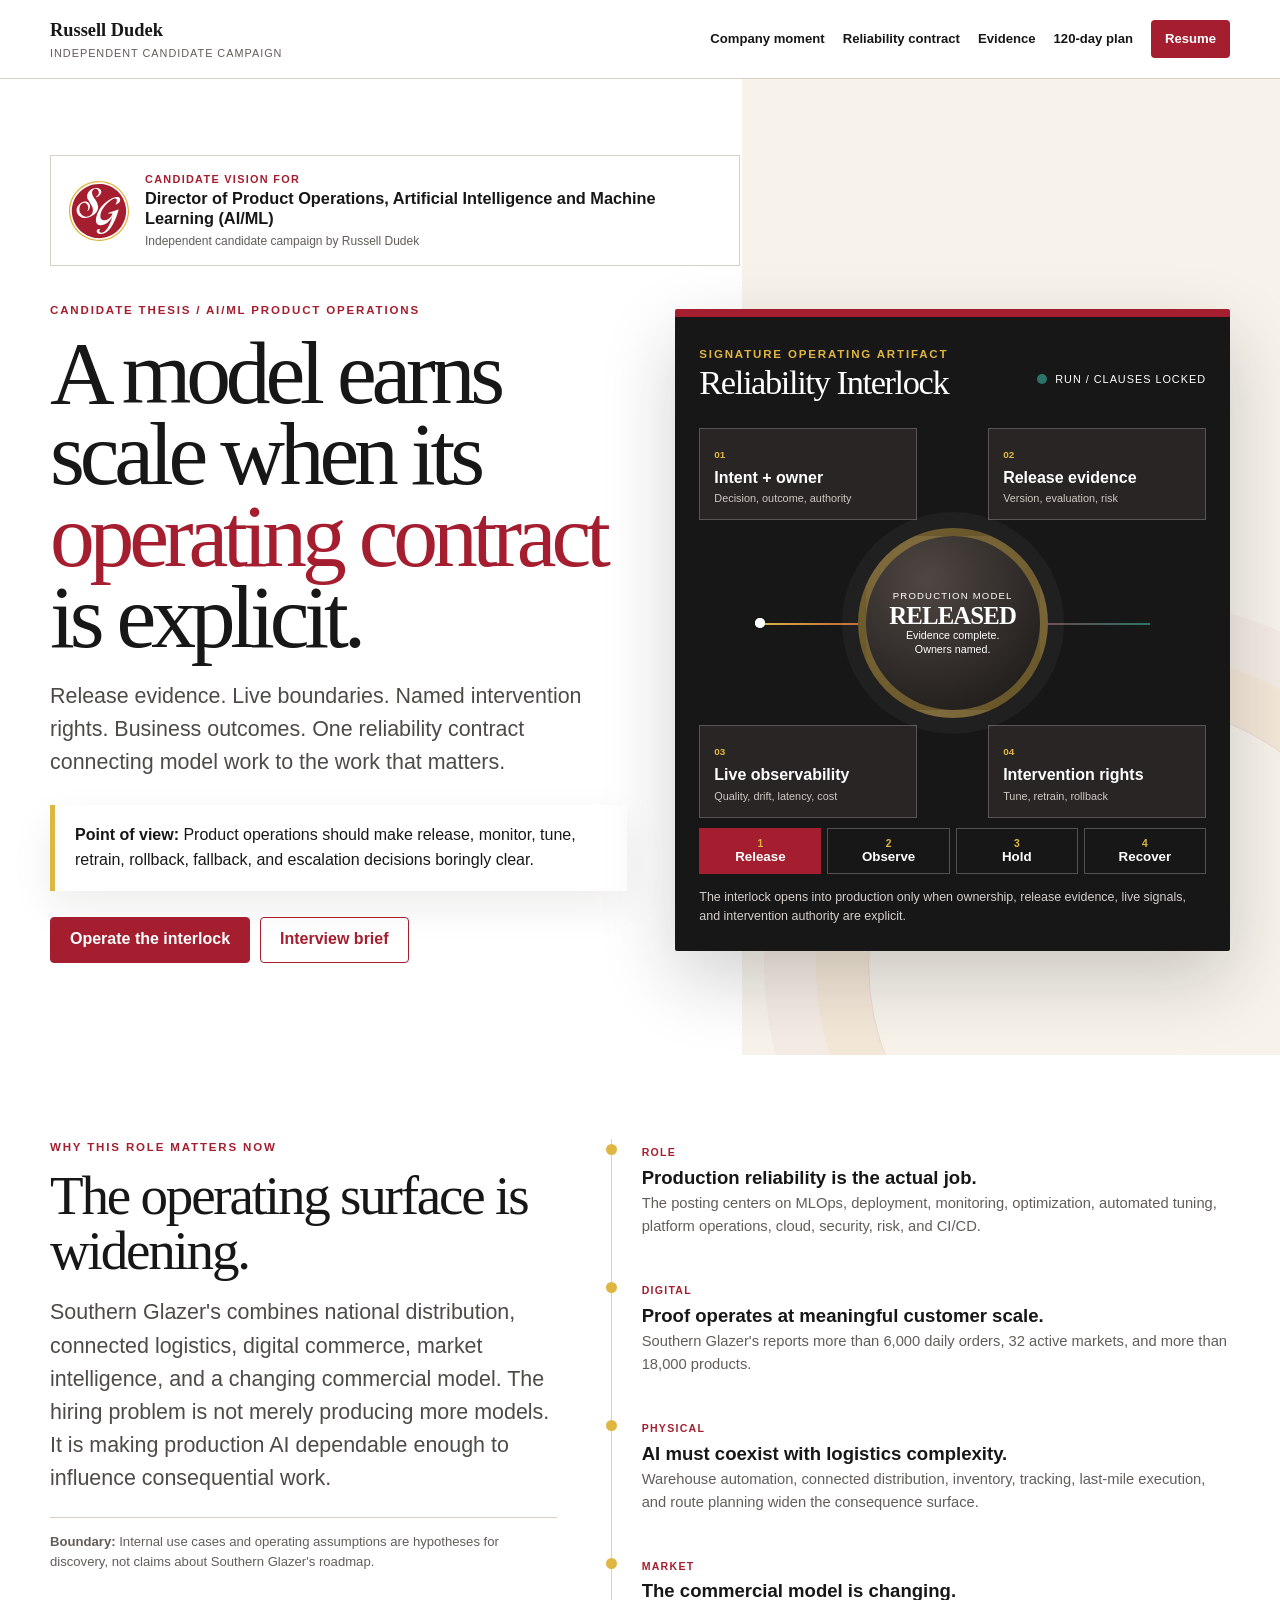
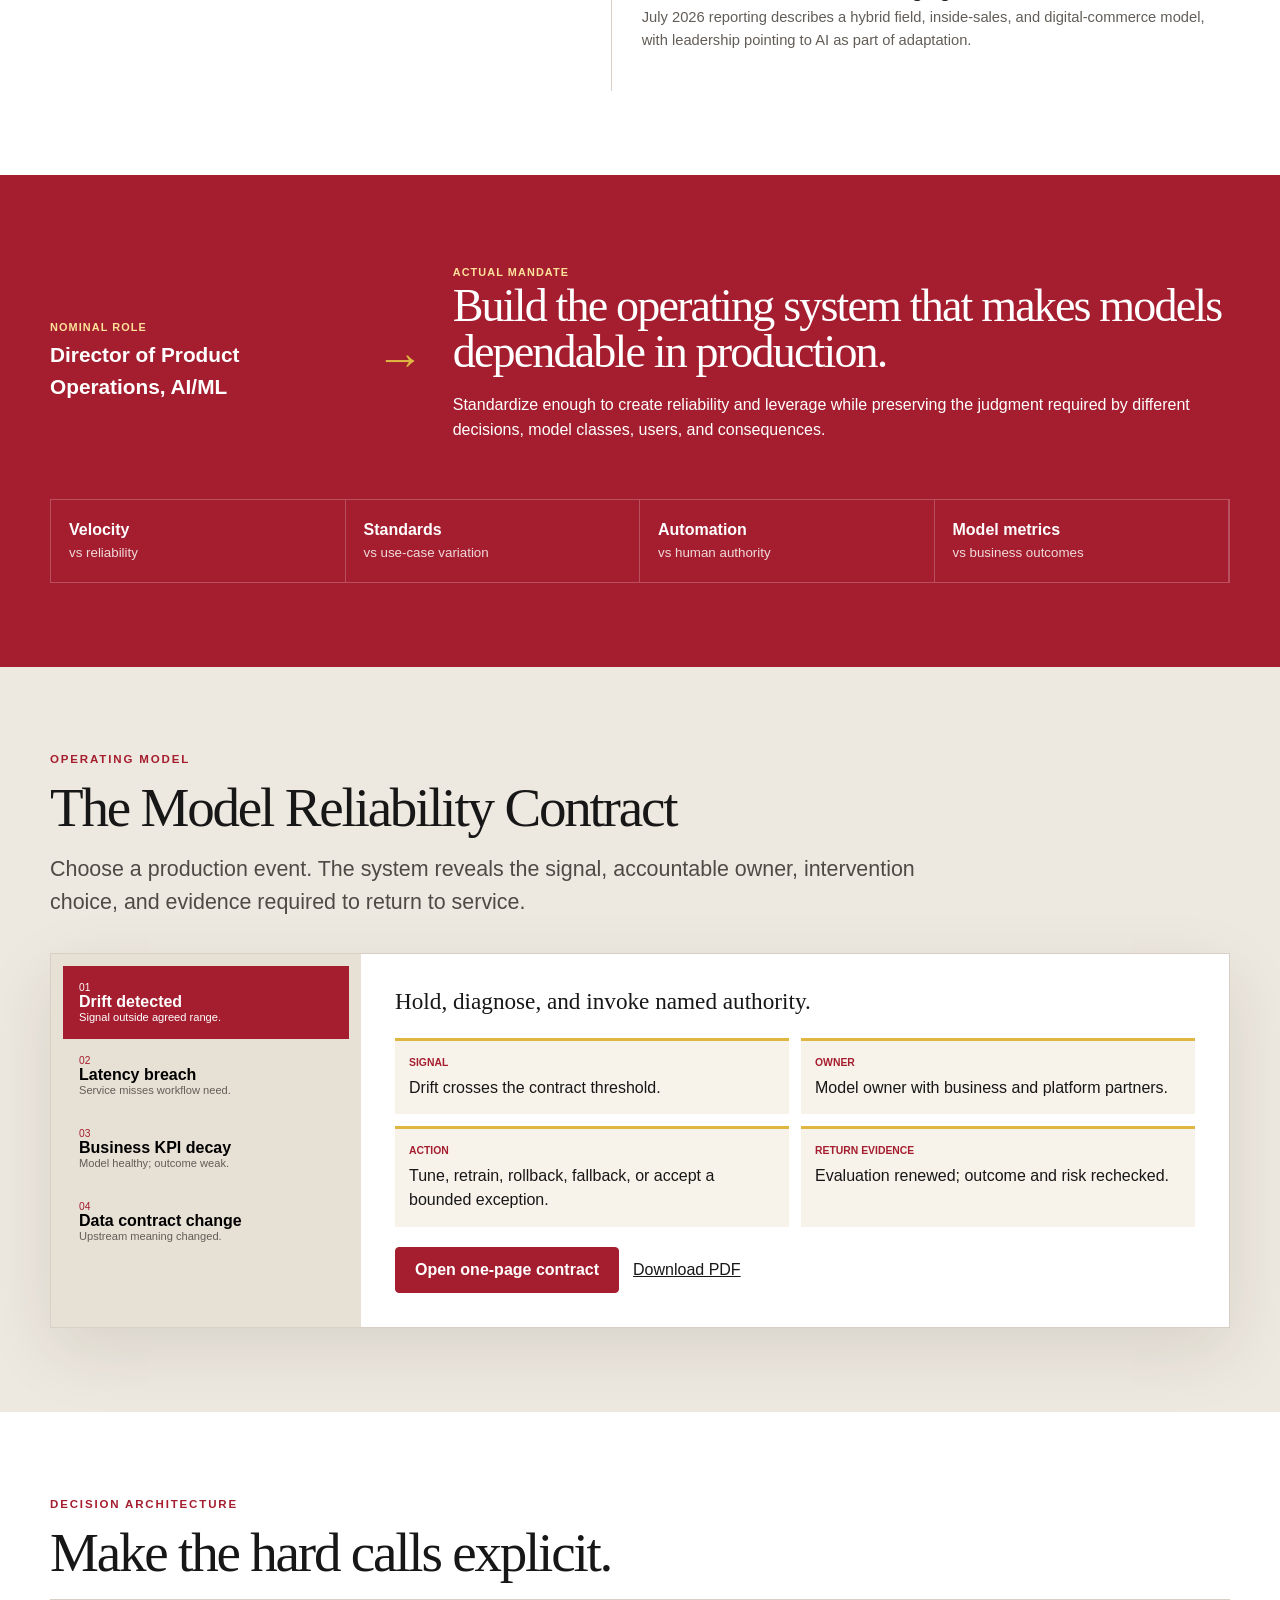
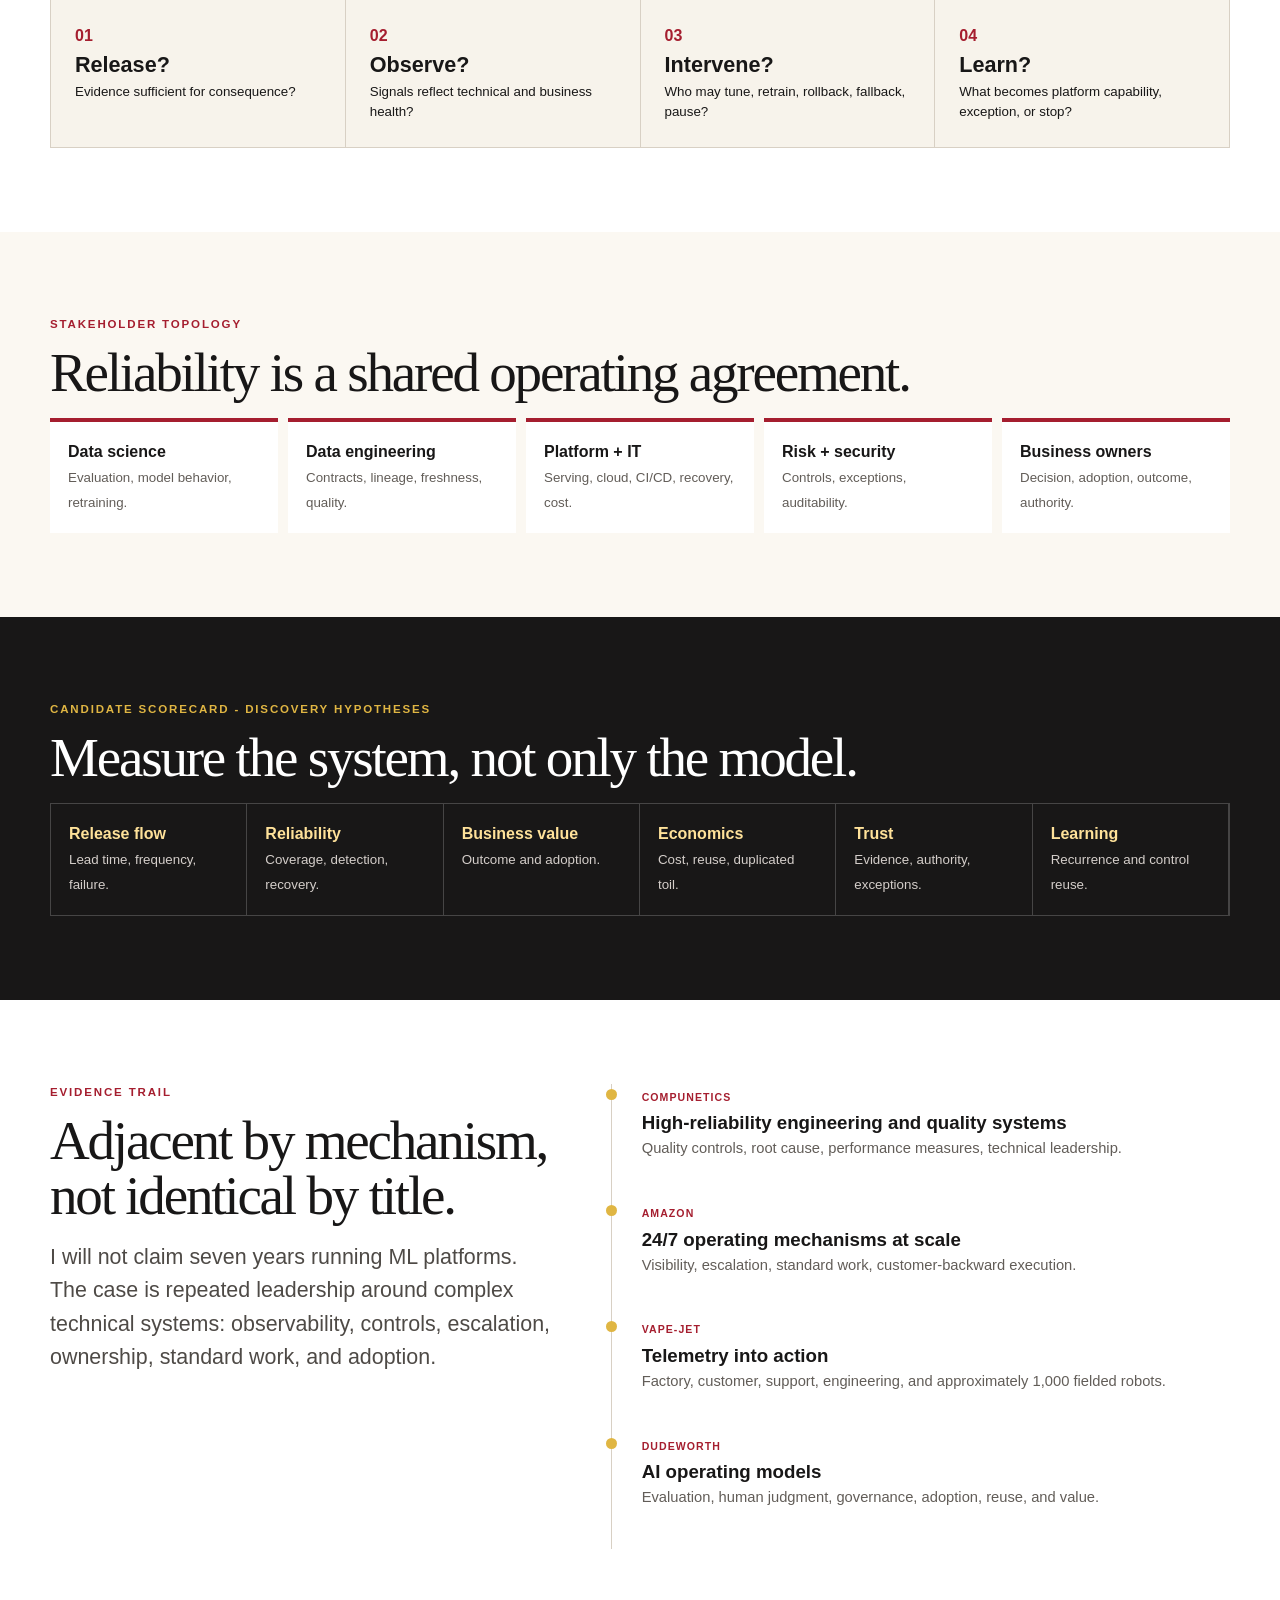
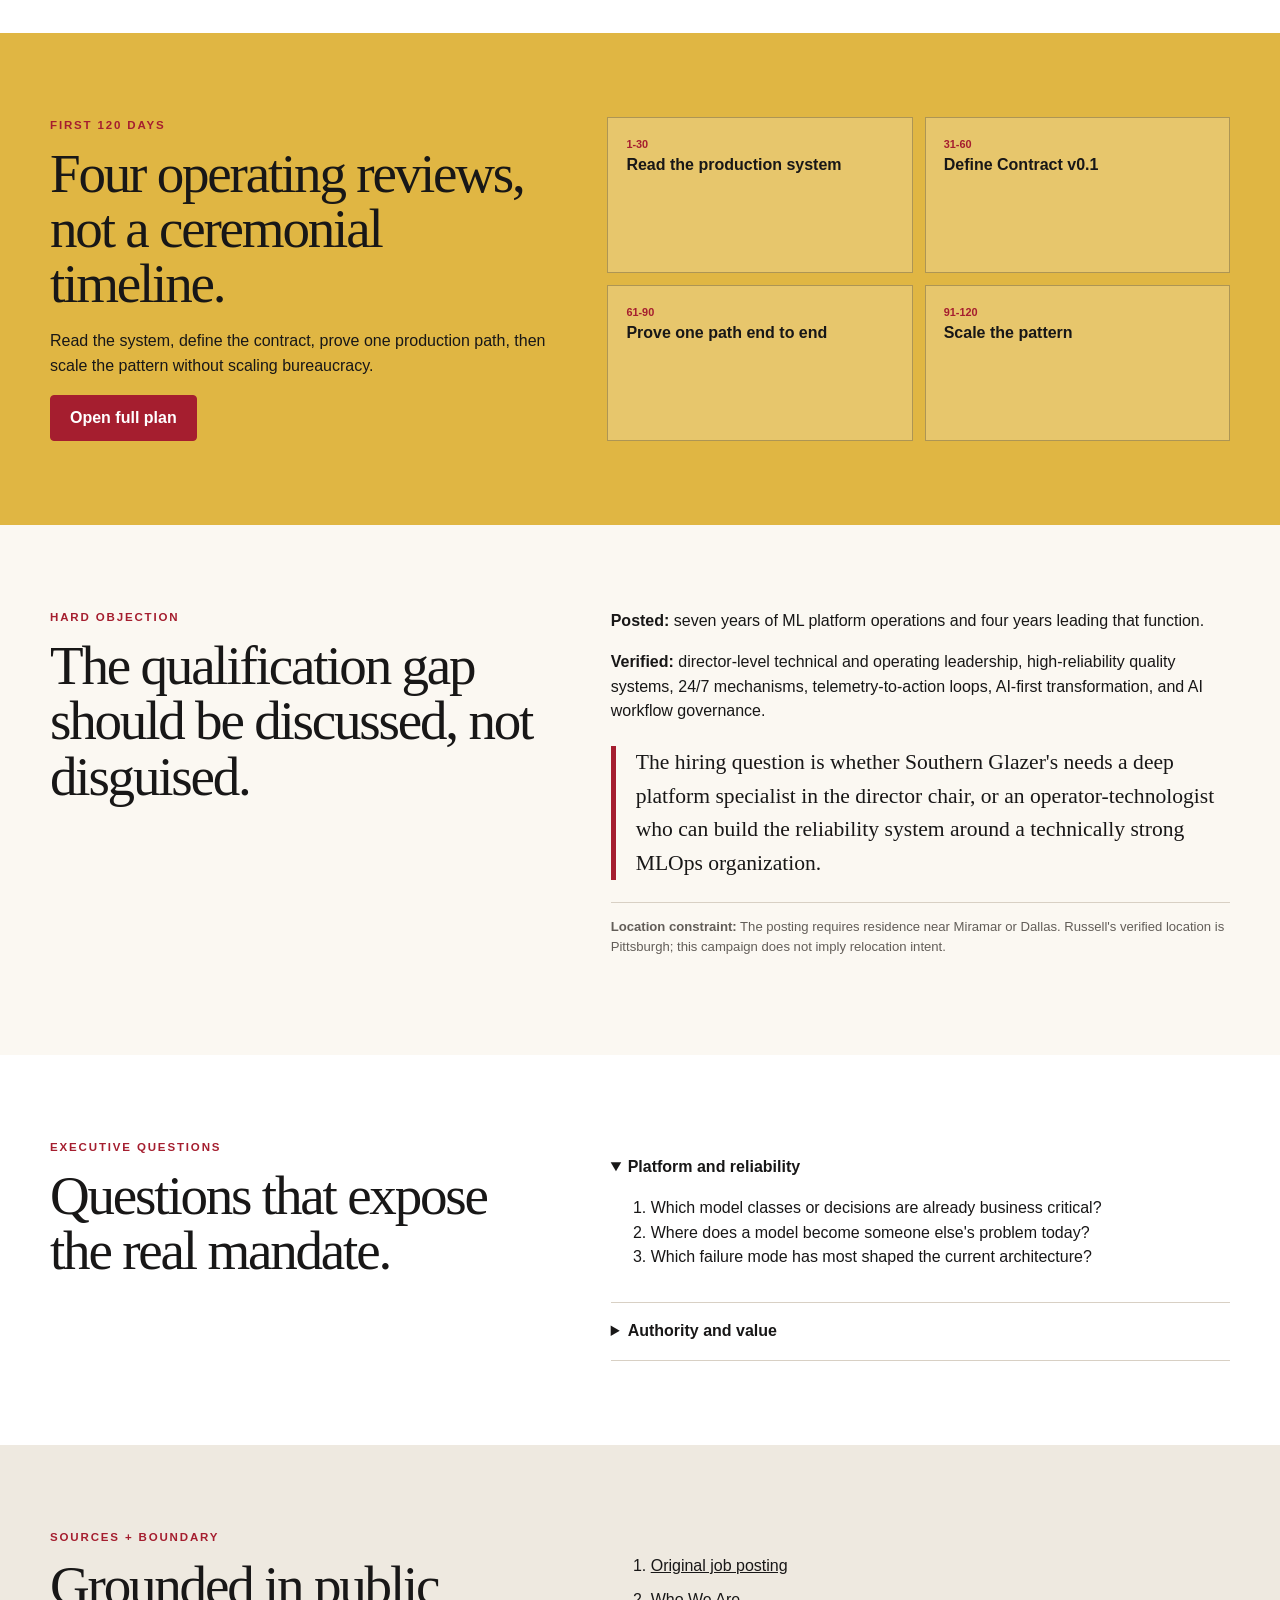
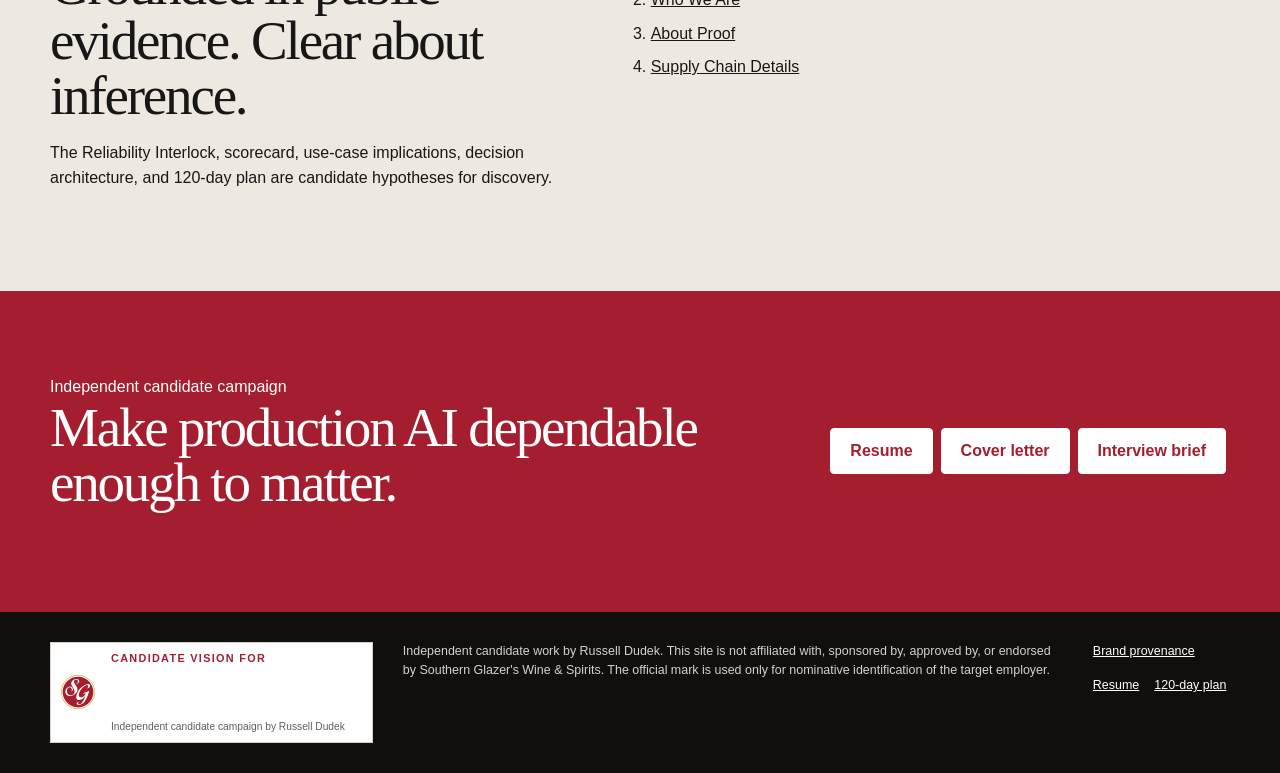
<file: index.html>
<!doctype html><html lang="en"><head><meta charset="utf-8"><meta name="viewport" content="width=device-width,initial-scale=1"><meta name="description" content="Independent candidate vision for Southern Glazer's Director of Product Operations, AI/ML."><title>Russell Dudek | Southern Glazer's AI/ML Product Operations</title><link rel="icon" href="assets/brand/southern-glazers-logo-secondary-mobile.svg" type="image/svg+xml"><link rel="stylesheet" href="brand-tokens.css"><link rel="stylesheet" href="styles.css"><meta name="roleforge:chat-name" content="Southern Glazer's – AI/ML Product Operations"><meta name="roleforge:repository" content="russelldudek/Glazer"><meta name="roleforge:company" content="Southern Glazer's Wine & Spirits"><meta name="roleforge:role-title" content="Director of Product Operations, Artificial Intelligence and Machine Learning (AI/ML)"><meta name="roleforge:job-url" content="https://recruiting.southernglazers.com/job/Miramar-Director-of-Product-Operations%2C-Artificial-Intelligence-and-Machine-Learning-%28AIML%29-FL-33027/1404179800/?feedId=369700&utm_source=LILimitedListings&utm_campaign=SWS_LinkedIn"><meta name="roleforge:page-size" content="US Letter"></head>
<body data-system-state="run"><a class="skip-link" href="#main">Skip to main content</a>
<header class="site-header"><div class="wrap nav-shell"><a class="candidate-id" href="#top"><b>Russell Dudek</b><small>Independent candidate campaign</small></a><button class="nav-toggle" type="button" aria-expanded="false" aria-controls="primary-nav"><span></span><span></span><span></span><b class="sr-only">Toggle navigation</b></button><nav id="primary-nav" class="primary-nav" aria-label="Primary"><a href="#moment">Company moment</a><a href="#contract">Reliability contract</a><a href="#proof">Evidence</a><a href="120-day-plan.html">120-day plan</a><a class="nav-cta" href="resume.html">Resume</a></nav></div></header>
<main id="main"><section class="hero" id="top"><div class="wrap"><div class="company-lockup"><img src="assets/brand/southern-glazers-logo-secondary-mobile.svg" alt="Southern Glazer's Wine & Spirits official compact logo"><div><span>Candidate vision for</span><strong>Director of Product Operations, Artificial Intelligence and Machine Learning (AI/ML)</strong><small>Independent candidate campaign by Russell Dudek</small></div></div><div class="hero-grid"><div class="hero-copy"><p class="kicker">Candidate thesis / AI/ML product operations</p><h1>A model earns scale when its <em>operating contract</em> is explicit.</h1><p class="lede">Release evidence. Live boundaries. Named intervention rights. Business outcomes. One reliability contract connecting model work to the work that matters.</p><div class="hero-note"><b>Point of view:</b> Product operations should make release, monitor, tune, retrain, rollback, fallback, and escalation decisions boringly clear.</div><div class="hero-actions"><a class="button" href="#contract">Operate the interlock</a><a class="button alt" href="interview-brief.html">Interview brief</a></div></div>
<div class="interlock" aria-label="Animated Reliability Interlock"><div class="interlock-head"><div><span class="kicker" style="color:var(--brand-secondary)">Signature operating artifact</span><h2>Reliability Interlock</h2></div><div class="system-status"><span class="status-dot"></span><span id="status-copy">RUN / clauses locked</span></div></div><div class="interlock-stage"><div class="gate g1"><span>01</span><b>Intent + owner</b><small>Decision, outcome, authority</small></div><div class="gate g2"><span>02</span><b>Release evidence</b><small>Version, evaluation, risk</small></div><div class="gate g3"><span>03</span><b>Live observability</b><small>Quality, drift, latency, cost</small></div><div class="gate g4"><span>04</span><b>Intervention rights</b><small>Tune, retrain, rollback</small></div><div class="signal-track"><i class="flow-pulse"></i><i class="flow-pulse p2"></i></div><div class="model-core"><span>PRODUCTION MODEL</span><b id="core-state">RELEASED</b><small id="core-detail">Evidence complete. Owners named.</small></div></div><div class="interlock-sequence"><button class="sequence-step active" data-sequence="run"><span>1</span>Release</button><button class="sequence-step" data-sequence="observe"><span>2</span>Observe</button><button class="sequence-step" data-sequence="hold"><span>3</span>Hold</button><button class="sequence-step" data-sequence="recover"><span>4</span>Recover</button></div><p id="interlock-caption" class="interlock-caption">The interlock opens into production only when ownership, release evidence, live signals, and intervention authority are explicit.</p></div></div></div></section>
<section id="moment" class="moment"><div class="wrap two-col"><div><p class="kicker">Why this role matters now</p><h2>The operating surface is widening.</h2><p class="lede">Southern Glazer's combines national distribution, connected logistics, digital commerce, market intelligence, and a changing commercial model. The hiring problem is not merely producing more models. It is making production AI dependable enough to influence consequential work.</p><p class="boundary"><b>Boundary:</b> Internal use cases and operating assumptions are hypotheses for discovery, not claims about Southern Glazer's roadmap.</p></div><div class="signal-list"><article><span>ROLE</span><b>Production reliability is the actual job.</b><p>The posting centers on MLOps, deployment, monitoring, optimization, automated tuning, platform operations, cloud, security, risk, and CI/CD.</p></article><article><span>DIGITAL</span><b>Proof operates at meaningful customer scale.</b><p>Southern Glazer's reports more than 6,000 daily orders, 32 active markets, and more than 18,000 products.</p></article><article><span>PHYSICAL</span><b>AI must coexist with logistics complexity.</b><p>Warehouse automation, connected distribution, inventory, tracking, last-mile execution, and route planning widen the consequence surface.</p></article><article><span>MARKET</span><b>The commercial model is changing.</b><p>July 2026 reporting describes a hybrid field, inside-sales, and digital-commerce model, with leadership pointing to AI as part of adaptation.</p></article></div></div></section>
<section class="mandate"><div class="wrap mandate-grid"><div><span>Nominal role</span><b>Director of Product Operations, AI/ML</b></div><i>→</i><div><span>Actual mandate</span><h2>Build the operating system that makes models dependable in production.</h2><p>Standardize enough to create reliability and leverage while preserving the judgment required by different decisions, model classes, users, and consequences.</p></div></div><div class="wrap tension-row"><div><b>Velocity</b><small>vs reliability</small></div><div><b>Standards</b><small>vs use-case variation</small></div><div><b>Automation</b><small>vs human authority</small></div><div><b>Model metrics</b><small>vs business outcomes</small></div></div></section>
<section id="contract" class="contract"><div class="wrap"><div class="section-head"><p class="kicker">Operating model</p><h2>The Model Reliability Contract</h2><p class="lede">Choose a production event. The system reveals the signal, accountable owner, intervention choice, and evidence required to return to service.</p></div><div class="contract-grid"><div class="scenario-rail" role="tablist" aria-label="Reliability scenarios"><button role="tab" aria-selected="true" aria-controls="panel-drift" id="tab-drift" tabindex="0" class="scenario active" data-system="hold"><span>01</span><b>Drift detected</b><small>Signal outside agreed range.</small></button><button role="tab" aria-selected="false" aria-controls="panel-latency" id="tab-latency" tabindex="-1" class="scenario" data-system="hold"><span>02</span><b>Latency breach</b><small>Service misses workflow need.</small></button><button role="tab" aria-selected="false" aria-controls="panel-kpi" id="tab-kpi" tabindex="-1" class="scenario" data-system="observe"><span>03</span><b>Business KPI decay</b><small>Model healthy; outcome weak.</small></button><button role="tab" aria-selected="false" aria-controls="panel-data" id="tab-data" tabindex="-1" class="scenario" data-system="recover"><span>04</span><b>Data contract change</b><small>Upstream meaning changed.</small></button></div><div class="scenario-panels"><article id="panel-drift" role="tabpanel" aria-labelledby="tab-drift" class="scenario-panel active"><h3>Hold, diagnose, and invoke named authority.</h3><dl><div><dt>Signal</dt><dd>Drift crosses the contract threshold.</dd></div><div><dt>Owner</dt><dd>Model owner with business and platform partners.</dd></div><div><dt>Action</dt><dd>Tune, retrain, rollback, fallback, or accept a bounded exception.</dd></div><div><dt>Return evidence</dt><dd>Evaluation renewed; outcome and risk rechecked.</dd></div></dl></article><article id="panel-latency" role="tabpanel" aria-labelledby="tab-latency" class="scenario-panel" hidden><h3>Protect the workflow, then remove recurring toil.</h3><dl><div><dt>Signal</dt><dd>Latency or availability breaches the service envelope.</dd></div><div><dt>Owner</dt><dd>Platform or service owner.</dd></div><div><dt>Action</dt><dd>Fallback, scale, simplify, or redesign the serving path.</dd></div><div><dt>Return evidence</dt><dd>SLO restored and recovery path exercised.</dd></div></dl></article><article id="panel-kpi" role="tabpanel" aria-labelledby="tab-kpi" class="scenario-panel" hidden><h3>Do not optimize a model away from the work.</h3><dl><div><dt>Signal</dt><dd>Technical health is stable while adoption or business outcome decays.</dd></div><div><dt>Owner</dt><dd>Business outcome owner with product and data science.</dd></div><div><dt>Action</dt><dd>Reframe objective, redesign workflow, retrain, or stop.</dd></div><div><dt>Return evidence</dt><dd>Workflow adoption and outcome recover.</dd></div></dl></article><article id="panel-data" role="tabpanel" aria-labelledby="tab-data" class="scenario-panel" hidden><h3>Restore meaning before restoring service.</h3><dl><div><dt>Signal</dt><dd>Schema, lineage, freshness, or semantic contract changes.</dd></div><div><dt>Owner</dt><dd>Data owner with model and platform owners.</dd></div><div><dt>Action</dt><dd>Quarantine, repair, revalidate, then release.</dd></div><div><dt>Return evidence</dt><dd>Data contract and model evaluation both renewed.</dd></div></dl></article><div class="contract-actions"><a class="button" href="reliability-contract.html">Open one-page contract</a><a href="docs/Model-Reliability-Contract.pdf" download>Download PDF</a></div></div></div></div></section>
<section class="decisions"><div class="wrap"><p class="kicker">Decision architecture</p><h2>Make the hard calls explicit.</h2><div class="decision-path"><div><span>01</span><b>Release?</b><small>Evidence sufficient for consequence?</small></div><div><span>02</span><b>Observe?</b><small>Signals reflect technical and business health?</small></div><div><span>03</span><b>Intervene?</b><small>Who may tune, retrain, rollback, fallback, pause?</small></div><div><span>04</span><b>Learn?</b><small>What becomes platform capability, exception, or stop?</small></div></div></div></section>
<section class="stakeholders"><div class="wrap"><p class="kicker">Stakeholder topology</p><h2>Reliability is a shared operating agreement.</h2><div class="stakeholder-map"><div><b>Data science</b><small>Evaluation, model behavior, retraining.</small></div><div><b>Data engineering</b><small>Contracts, lineage, freshness, quality.</small></div><div><b>Platform + IT</b><small>Serving, cloud, CI/CD, recovery, cost.</small></div><div><b>Risk + security</b><small>Controls, exceptions, auditability.</small></div><div><b>Business owners</b><small>Decision, adoption, outcome, authority.</small></div></div></div></section>
<section class="scorecard"><div class="wrap"><p class="kicker" style="color:var(--brand-secondary)">Candidate scorecard - discovery hypotheses</p><h2>Measure the system, not only the model.</h2><div class="score-ribbon"><div><b>Release flow</b><small>Lead time, frequency, failure.</small></div><div><b>Reliability</b><small>Coverage, detection, recovery.</small></div><div><b>Business value</b><small>Outcome and adoption.</small></div><div><b>Economics</b><small>Cost, reuse, duplicated toil.</small></div><div><b>Trust</b><small>Evidence, authority, exceptions.</small></div><div><b>Learning</b><small>Recurrence and control reuse.</small></div></div></div></section>
<section id="proof" class="proof"><div class="wrap two-col"><div><p class="kicker">Evidence trail</p><h2>Adjacent by mechanism, not identical by title.</h2><p class="lede">I will not claim seven years running ML platforms. The case is repeated leadership around complex technical systems: observability, controls, escalation, ownership, standard work, and adoption.</p></div><div class="proof-line"><article><span>COMPUNETICS</span><b>High-reliability engineering and quality systems</b><p>Quality controls, root cause, performance measures, technical leadership.</p></article><article><span>AMAZON</span><b>24/7 operating mechanisms at scale</b><p>Visibility, escalation, standard work, customer-backward execution.</p></article><article><span>VAPE-JET</span><b>Telemetry into action</b><p>Factory, customer, support, engineering, and approximately 1,000 fielded robots.</p></article><article><span>DUDEWORTH</span><b>AI operating models</b><p>Evaluation, human judgment, governance, adoption, reuse, and value.</p></article></div></div></section>
<section class="plan"><div class="wrap plan-grid"><div><p class="kicker">First 120 days</p><h2>Four operating reviews, not a ceremonial timeline.</h2><p>Read the system, define the contract, prove one production path, then scale the pattern without scaling bureaucracy.</p><a class="button" href="120-day-plan.html">Open full plan</a></div><ol><li><span>1-30</span><b>Read the production system</b></li><li><span>31-60</span><b>Define Contract v0.1</b></li><li><span>61-90</span><b>Prove one path end to end</b></li><li><span>91-120</span><b>Scale the pattern</b></li></ol></div></section>
<section class="objection"><div class="wrap two-col"><div><p class="kicker">Hard objection</p><h2>The qualification gap should be discussed, not disguised.</h2></div><div><p><b>Posted:</b> seven years of ML platform operations and four years leading that function.</p><p><b>Verified:</b> director-level technical and operating leadership, high-reliability quality systems, 24/7 mechanisms, telemetry-to-action loops, AI-first transformation, and AI workflow governance.</p><blockquote>The hiring question is whether Southern Glazer's needs a deep platform specialist in the director chair, or an operator-technologist who can build the reliability system around a technically strong MLOps organization.</blockquote><p class="boundary"><b>Location constraint:</b> The posting requires residence near Miramar or Dallas. Russell's verified location is Pittsburgh; this campaign does not imply relocation intent.</p></div></div></section>
<section class="questions"><div class="wrap two-col"><div><p class="kicker">Executive questions</p><h2>Questions that expose the real mandate.</h2></div><div><details open><summary>Platform and reliability</summary><ol><li>Which model classes or decisions are already business critical?</li><li>Where does a model become someone else's problem today?</li><li>Which failure mode has most shaped the current architecture?</li></ol></details><details><summary>Authority and value</summary><ol><li>What authority should this role have to stop a release or trigger rollback?</li><li>How are model health, adoption, and business outcomes reconciled?</li><li>What should be centralized, and what should remain domain-owned?</li></ol></details></div></div></section>
<section class="sources"><div class="wrap two-col"><div><p class="kicker">Sources + boundary</p><h2>Grounded in public evidence. Clear about inference.</h2><p>The Reliability Interlock, scorecard, use-case implications, decision architecture, and 120-day plan are candidate hypotheses for discovery.</p></div><ol><li><a href="https://recruiting.southernglazers.com/job/Miramar-Director-of-Product-Operations%2C-Artificial-Intelligence-and-Machine-Learning-%28AIML%29-FL-33027/1404179800/?feedId=369700&utm_source=LILimitedListings&utm_campaign=SWS_LinkedIn">Original job posting</a></li><li><a href="https://www.southernglazers.com/who-we-are">Who We Are</a></li><li><a href="https://www.southernglazers.com/become-a-customer/about-proof">About Proof</a></li><li><a href="https://www.southernglazers.com/who-we-are/supply-chain-details">Supply Chain Details</a></li></ol></div></section>
<section class="final-cta"><div class="wrap"><div><span>Independent candidate campaign</span><h2>Make production AI dependable enough to matter.</h2></div><div><a class="button" href="resume.html">Resume</a><a class="button" href="cover-letter.html">Cover letter</a><a class="button" href="interview-brief.html">Interview brief</a></div></div></section></main>
<footer><div class="wrap"><div><div class="company-lockup compact"><img src="assets/brand/southern-glazers-logo-secondary-mobile.svg" alt="Southern Glazer's Wine & Spirits official compact logo"><div><span>Candidate vision for</span><strong>Director of Product Operations, Artificial Intelligence and Machine Learning (AI/ML)</strong><small>Independent candidate campaign by Russell Dudek</small></div></div></div><p>Independent candidate work by Russell Dudek. This site is not affiliated with, sponsored by, approved by, or endorsed by Southern Glazer's Wine & Spirits. The official mark is used only for nominative identification of the target employer.</p><nav><a href="brand-intelligence.md">Brand provenance</a><a href="resume.html">Resume</a><a href="120-day-plan.html">120-day plan</a></nav></div></footer><script src="app.js"></script></body></html>
</file>
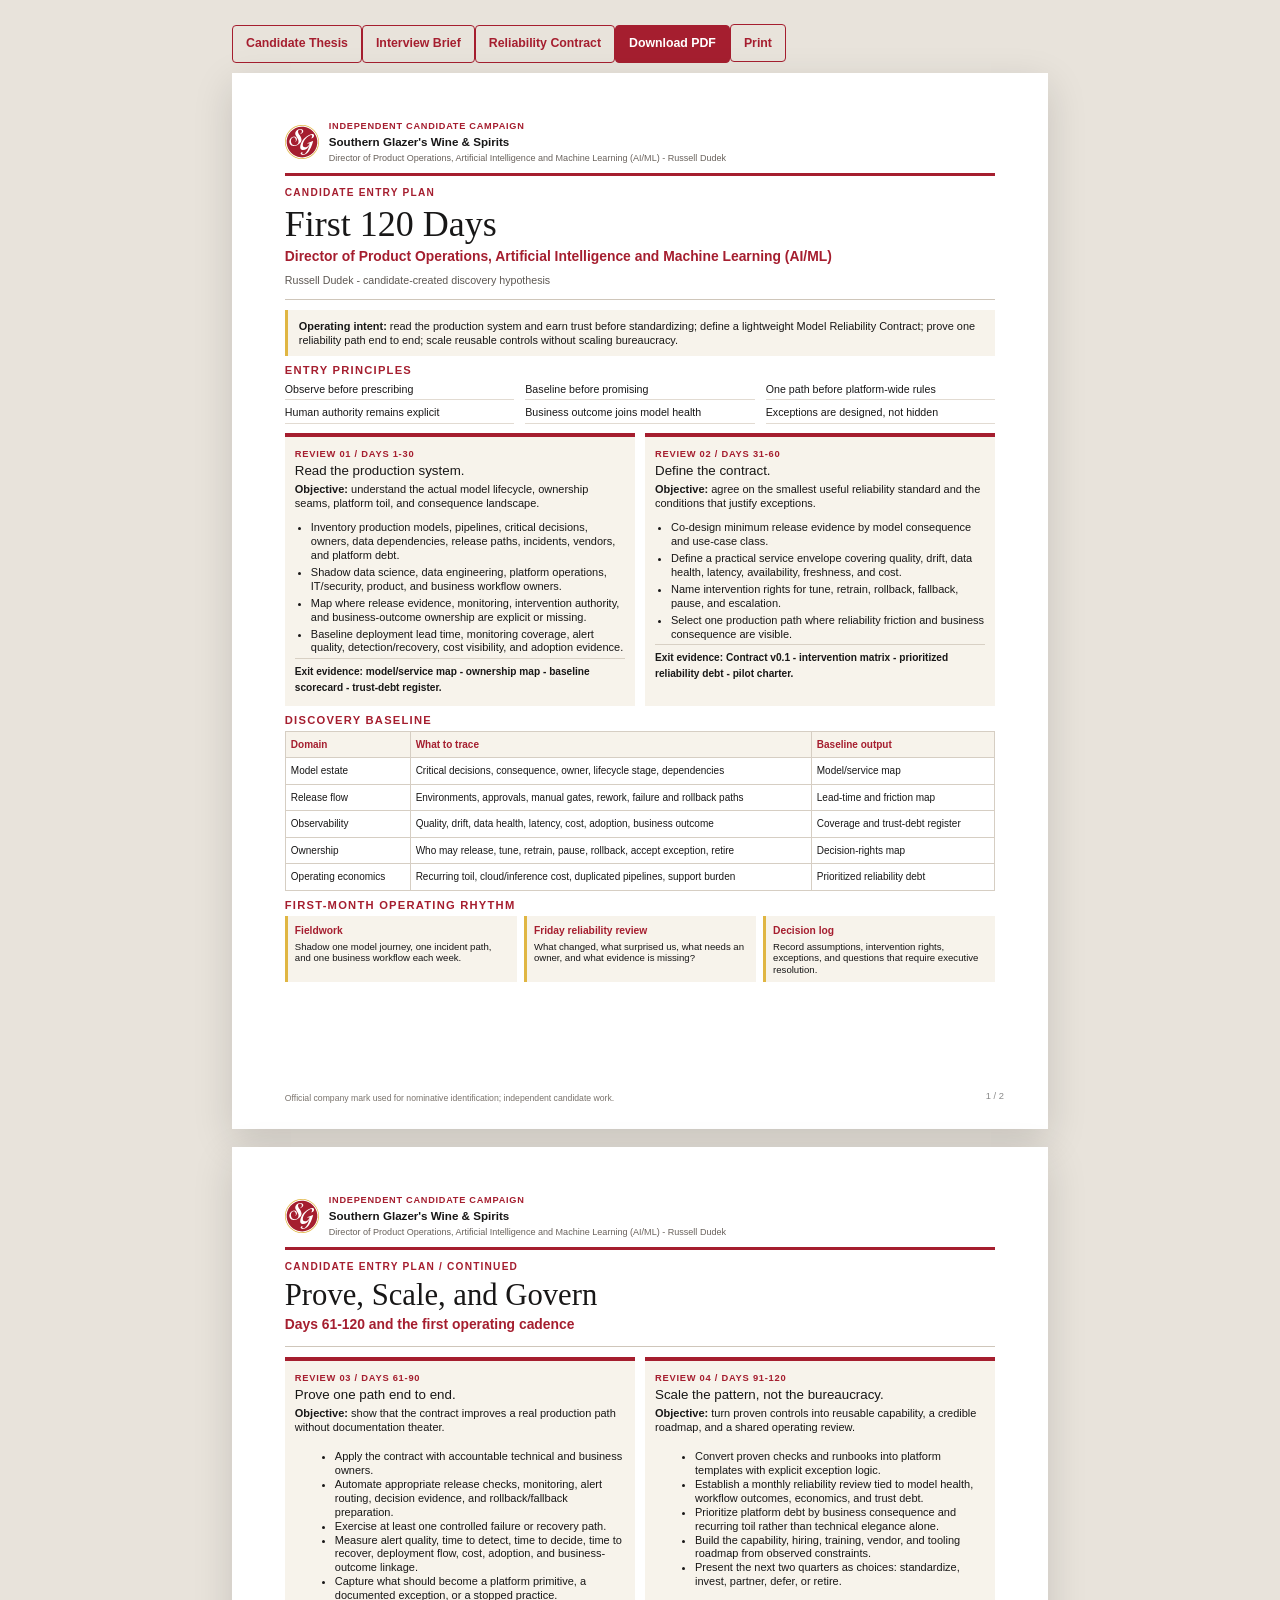
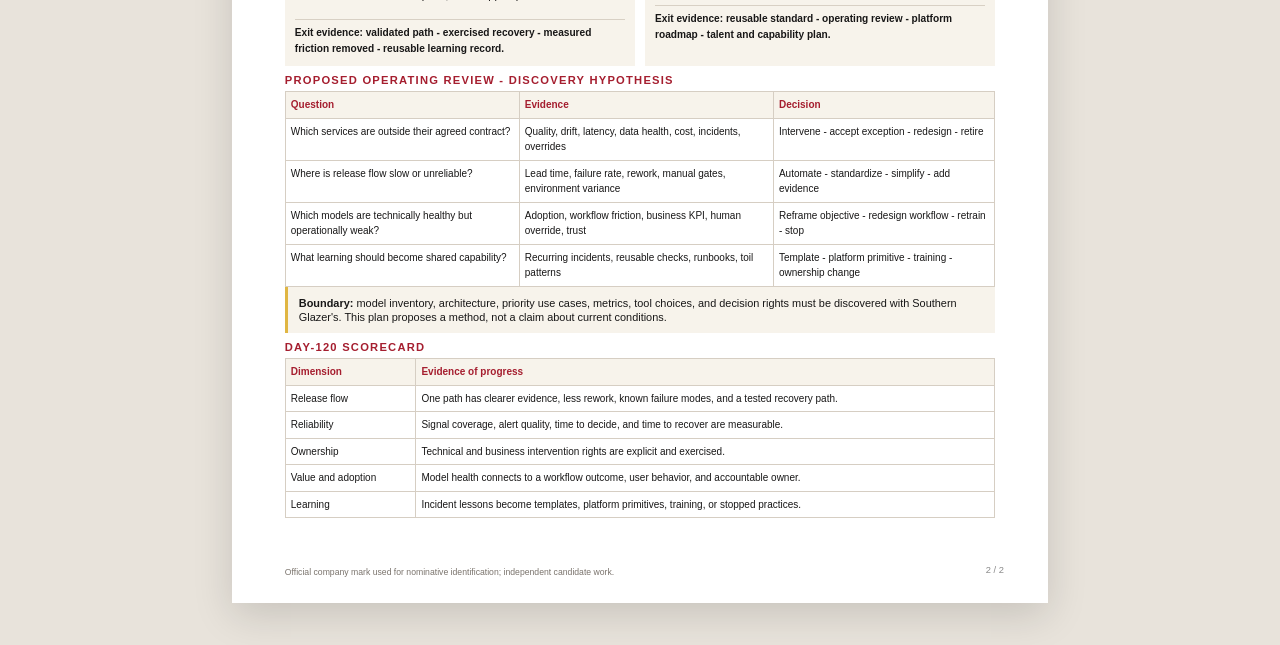
<file: 120-day-plan.html>
<!DOCTYPE html>

<html lang="en"><head><meta charset="utf-8"/><meta content="width=device-width,initial-scale=1" name="viewport"/><meta content="Independent candidate campaign by Russell Dudek." name="description"/><title>Russell Dudek | Southern Glazer's 120-Day Entry Plan</title><link href="assets/brand/southern-glazers-logo-secondary-mobile.svg" rel="icon" type="image/svg+xml"/><link href="brand-tokens.css" rel="stylesheet"/><link href="styles.css" rel="stylesheet"/><meta content="Southern Glazer's – AI/ML Product Operations" name="roleforge:chat-name"/><meta content="russelldudek/Glazer" name="roleforge:repository"/><meta content="Southern Glazer's Wine &amp; Spirits" name="roleforge:company"/><meta content="Director of Product Operations, Artificial Intelligence and Machine Learning (AI/ML)" name="roleforge:role-title"/><meta content="https://recruiting.southernglazers.com/job/Miramar-Director-of-Product-Operations%2C-Artificial-Intelligence-and-Machine-Learning-%28AIML%29-FL-33027/1404179800/?feedId=369700&amp;utm_source=LILimitedListings&amp;utm_campaign=SWS_LinkedIn" name="roleforge:job-url"/><meta content="US Letter" name="roleforge:page-size"/></head><body class="doc-body"><a class="skip-link screen-only" href="#plan-document">Skip to plan</a><div aria-label="Document actions" class="doc-nav screen-only"><a class="button alt" href="index.html">Candidate Thesis</a><a class="button alt" href="interview-brief.html">Interview Brief</a><a class="button alt" href="reliability-contract.html">Reliability Contract</a><a class="button" download="" href="docs/Russell-Dudek-SGWS-AIML-120-Day-Plan.pdf">Download PDF</a><button class="button alt" onclick="window.print()" type="button">Print</button></div><main id="plan-document"><section class="paper-page"><div class="doc-brand"><img alt="Southern Glazer's Wine &amp; Spirits official compact logo" src="assets/brand/southern-glazers-logo-secondary-mobile.svg"/><div><span>Independent candidate campaign</span><b>Southern Glazer's Wine &amp; Spirits</b><small>Director of Product Operations, Artificial Intelligence and Machine Learning (AI/ML) - Russell Dudek</small></div></div><div class="doc-kicker">Candidate entry plan</div><div class="doc-name">First 120 Days</div><div class="doc-title">Director of Product Operations, Artificial Intelligence and Machine Learning (AI/ML)</div><div class="doc-meta">Russell Dudek - candidate-created discovery hypothesis</div><hr class="doc-rule"/><div class="doc-callout"><b>Operating intent:</b> read the production system and earn trust before standardizing; define a lightweight Model Reliability Contract; prove one reliability path end to end; scale reusable controls without scaling bureaucracy.</div><div class="doc-section"><h2>Entry principles</h2><div class="cap-grid"><span>Observe before prescribing</span><span>Baseline before promising</span><span>One path before platform-wide rules</span><span>Human authority remains explicit</span><span>Business outcome joins model health</span><span>Exceptions are designed, not hidden</span></div></div><div class="plan-phase-grid doc-section"><article class="plan-phase"><div class="phase-days">Review 01 / Days 1-30</div><h3>Read the production system.</h3><p><b>Objective:</b> understand the actual model lifecycle, ownership seams, platform toil, and consequence landscape.</p><ul><li>Inventory production models, pipelines, critical decisions, owners, data dependencies, release paths, incidents, vendors, and platform debt.</li><li>Shadow data science, data engineering, platform operations, IT/security, product, and business workflow owners.</li><li>Map where release evidence, monitoring, intervention authority, and business-outcome ownership are explicit or missing.</li><li>Baseline deployment lead time, monitoring coverage, alert quality, detection/recovery, cost visibility, and adoption evidence.</li></ul><div class="plan-exit">Exit evidence: model/service map - ownership map - baseline scorecard - trust-debt register.</div></article><article class="plan-phase"><div class="phase-days">Review 02 / Days 31-60</div><h3>Define the contract.</h3><p><b>Objective:</b> agree on the smallest useful reliability standard and the conditions that justify exceptions.</p><ul><li>Co-design minimum release evidence by model consequence and use-case class.</li><li>Define a practical service envelope covering quality, drift, data health, latency, availability, freshness, and cost.</li><li>Name intervention rights for tune, retrain, rollback, fallback, pause, and escalation.</li><li>Select one production path where reliability friction and business consequence are visible.</li></ul><div class="plan-exit">Exit evidence: Contract v0.1 - intervention matrix - prioritized reliability debt - pilot charter.</div></article></div><div class="doc-section"><h2>Discovery baseline</h2><table class="plan-table"><tr><th>Domain</th><th>What to trace</th><th>Baseline output</th></tr><tr><td>Model estate</td><td>Critical decisions, consequence, owner, lifecycle stage, dependencies</td><td>Model/service map</td></tr><tr><td>Release flow</td><td>Environments, approvals, manual gates, rework, failure and rollback paths</td><td>Lead-time and friction map</td></tr><tr><td>Observability</td><td>Quality, drift, data health, latency, cost, adoption, business outcome</td><td>Coverage and trust-debt register</td></tr><tr><td>Ownership</td><td>Who may release, tune, retrain, pause, rollback, accept exception, retire</td><td>Decision-rights map</td></tr><tr><td>Operating economics</td><td>Recurring toil, cloud/inference cost, duplicated pipelines, support burden</td><td>Prioritized reliability debt</td></tr></table></div><div class="doc-section"><h2>First-month operating rhythm</h2><div class="rhythm-grid"><div><b>Fieldwork</b><span>Shadow one model journey, one incident path, and one business workflow each week.</span></div><div><b>Friday reliability review</b><span>What changed, what surprised us, what needs an owner, and what evidence is missing?</span></div><div><b>Decision log</b><span>Record assumptions, intervention rights, exceptions, and questions that require executive resolution.</span></div></div></div><div class="brand-note">Official company mark used for nominative identification; independent candidate work.</div><div class="page-number">1 / 2</div></section><section class="paper-page"><div class="doc-brand"><img alt="Southern Glazer's Wine &amp; Spirits official compact logo" src="assets/brand/southern-glazers-logo-secondary-mobile.svg"/><div><span>Independent candidate campaign</span><b>Southern Glazer's Wine &amp; Spirits</b><small>Director of Product Operations, Artificial Intelligence and Machine Learning (AI/ML) - Russell Dudek</small></div></div><div class="doc-kicker">Candidate entry plan / continued</div><div class="doc-name" style="font-size:23pt">Prove, Scale, and Govern</div><div class="doc-title">Days 61-120 and the first operating cadence</div><hr class="doc-rule"/><div class="plan-phase-grid"><article class="plan-phase"><div class="phase-days">Review 03 / Days 61-90</div><h3>Prove one path end to end.</h3><p><b>Objective:</b> show that the contract improves a real production path without documentation theater.</p><ul><li>Apply the contract with accountable technical and business owners.</li><li>Automate appropriate release checks, monitoring, alert routing, decision evidence, and rollback/fallback preparation.</li><li>Exercise at least one controlled failure or recovery path.</li><li>Measure alert quality, time to detect, time to decide, time to recover, deployment flow, cost, adoption, and business-outcome linkage.</li><li>Capture what should become a platform primitive, a documented exception, or a stopped practice.</li></ul><div class="plan-exit">Exit evidence: validated path - exercised recovery - measured friction removed - reusable learning record.</div></article><article class="plan-phase"><div class="phase-days">Review 04 / Days 91-120</div><h3>Scale the pattern, not the bureaucracy.</h3><p><b>Objective:</b> turn proven controls into reusable capability, a credible roadmap, and a shared operating review.</p><ul><li>Convert proven checks and runbooks into platform templates with explicit exception logic.</li><li>Establish a monthly reliability review tied to model health, workflow outcomes, economics, and trust debt.</li><li>Prioritize platform debt by business consequence and recurring toil rather than technical elegance alone.</li><li>Build the capability, hiring, training, vendor, and tooling roadmap from observed constraints.</li><li>Present the next two quarters as choices: standardize, invest, partner, defer, or retire.</li></ul><div class="plan-exit">Exit evidence: reusable standard - operating review - platform roadmap - talent and capability plan.</div></article></div><div class="doc-section"><h2>Proposed operating review - discovery hypothesis</h2><table class="plan-table"><tr><th>Question</th><th>Evidence</th><th>Decision</th></tr><tr><td>Which services are outside their agreed contract?</td><td>Quality, drift, latency, data health, cost, incidents, overrides</td><td>Intervene - accept exception - redesign - retire</td></tr><tr><td>Where is release flow slow or unreliable?</td><td>Lead time, failure rate, rework, manual gates, environment variance</td><td>Automate - standardize - simplify - add evidence</td></tr><tr><td>Which models are technically healthy but operationally weak?</td><td>Adoption, workflow friction, business KPI, human override, trust</td><td>Reframe objective - redesign workflow - retrain - stop</td></tr><tr><td>What learning should become shared capability?</td><td>Recurring incidents, reusable checks, runbooks, toil patterns</td><td>Template - platform primitive - training - ownership change</td></tr></table></div><div class="doc-callout"><b>Boundary:</b> model inventory, architecture, priority use cases, metrics, tool choices, and decision rights must be discovered with Southern Glazer's. This plan proposes a method, not a claim about current conditions.</div><div class="doc-section"><h2>Day-120 scorecard</h2><table class="plan-table"><tr><th>Dimension</th><th>Evidence of progress</th></tr><tr><td>Release flow</td><td>One path has clearer evidence, less rework, known failure modes, and a tested recovery path.</td></tr><tr><td>Reliability</td><td>Signal coverage, alert quality, time to decide, and time to recover are measurable.</td></tr><tr><td>Ownership</td><td>Technical and business intervention rights are explicit and exercised.</td></tr><tr><td>Value and adoption</td><td>Model health connects to a workflow outcome, user behavior, and accountable owner.</td></tr><tr><td>Learning</td><td>Incident lessons become templates, platform primitives, training, or stopped practices.</td></tr></table></div><div class="brand-note">Official company mark used for nominative identification; independent candidate work.</div><div class="page-number">2 / 2</div></section></main></body></html>
</file>
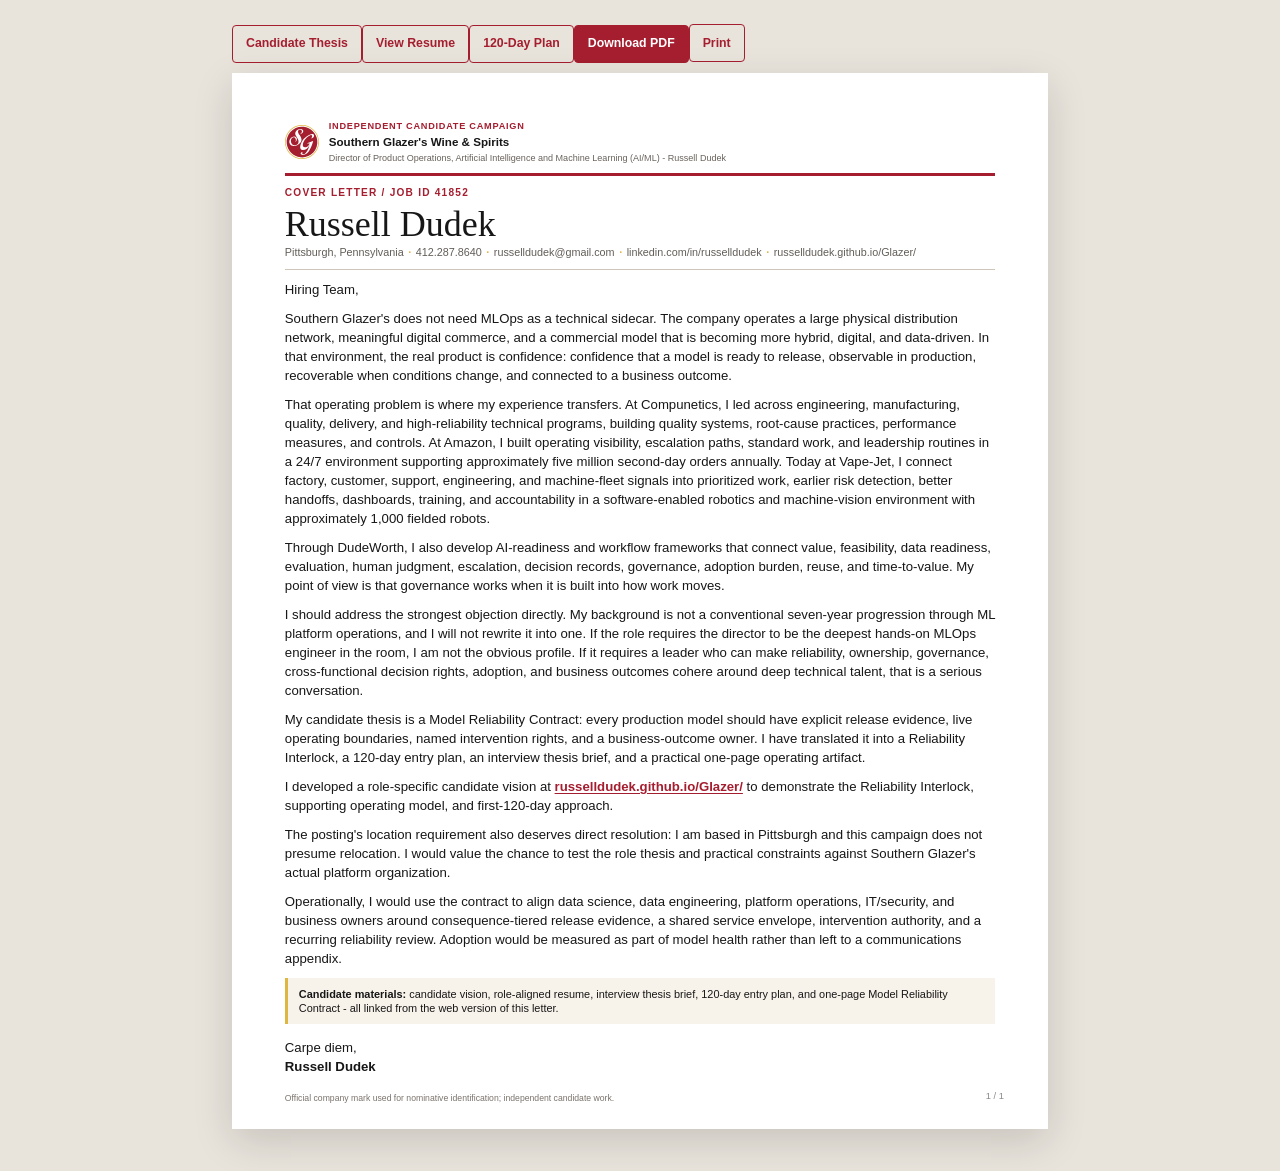
<file: cover-letter.html>
<!DOCTYPE html>
<html lang="en"><head><meta charset="utf-8"/><meta content="width=device-width,initial-scale=1" name="viewport"/><meta content="Independent candidate campaign by Russell Dudek." name="description"/><title>Russell Dudek | Cover Letter</title><link href="assets/brand/southern-glazers-logo-secondary-mobile.svg" rel="icon" type="image/svg+xml"/><link href="brand-tokens.css" rel="stylesheet"/><link href="styles.css" rel="stylesheet"/><meta content="Southern Glazer's – AI/ML Product Operations" name="roleforge:chat-name"/><meta content="russelldudek/Glazer" name="roleforge:repository"/><meta content="Southern Glazer's Wine &amp; Spirits" name="roleforge:company"/><meta content="Director of Product Operations, Artificial Intelligence and Machine Learning (AI/ML)" name="roleforge:role-title"/><meta content="https://recruiting.southernglazers.com/job/Miramar-Director-of-Product-Operations%2C-Artificial-Intelligence-and-Machine-Learning-%28AIML%29-FL-33027/1404179800/?feedId=369700&amp;utm_source=LILimitedListings&amp;utm_campaign=SWS_LinkedIn" name="roleforge:job-url"/><meta content="US Letter" name="roleforge:page-size"/></head><body class="doc-body"><a class="skip-link screen-only" href="#cover-document">Skip to cover letter</a><div aria-label="Document actions" class="doc-nav screen-only"><a class="button alt" href="index.html">Candidate Thesis</a><a class="button alt" href="resume.html">View Resume</a><a class="button alt" href="120-day-plan.html">120-Day Plan</a><a class="button" download="" href="docs/Russell-Dudek-SGWS-AIML-Cover-Letter.pdf">Download PDF</a><button class="button alt" onclick="window.print()" type="button">Print</button></div><main id="cover-document"><section class="paper-page letter-body"><div class="doc-brand"><img alt="Southern Glazer's Wine &amp; Spirits official compact logo" src="assets/brand/southern-glazers-logo-secondary-mobile.svg"/><div><span>Independent candidate campaign</span><b>Southern Glazer's Wine &amp; Spirits</b><small>Director of Product Operations, Artificial Intelligence and Machine Learning (AI/ML) - Russell Dudek</small></div></div><div class="doc-kicker">Cover letter / Job ID 41852</div><div class="doc-name">Russell Dudek</div><div class="doc-contact" aria-label="Contact information"><span>Pittsburgh, Pennsylvania</span><a href="tel:+14122878640">412.287.8640</a><a href="mailto:russelldudek@gmail.com">russelldudek@gmail.com</a><a href="https://www.linkedin.com/in/russelldudek">linkedin.com/in/russelldudek</a><a href="https://russelldudek.github.io/Glazer/">russelldudek.github.io/Glazer/</a></div><hr class="doc-rule"/><div class="letter-body"><p>Hiring Team,</p><p>Southern Glazer's does not need MLOps as a technical sidecar. The company operates a large physical distribution network, meaningful digital commerce, and a commercial model that is becoming more hybrid, digital, and data-driven. In that environment, the real product is confidence: confidence that a model is ready to release, observable in production, recoverable when conditions change, and connected to a business outcome.</p><p>That operating problem is where my experience transfers. At Compunetics, I led across engineering, manufacturing, quality, delivery, and high-reliability technical programs, building quality systems, root-cause practices, performance measures, and controls. At Amazon, I built operating visibility, escalation paths, standard work, and leadership routines in a 24/7 environment supporting approximately five million second-day orders annually. Today at Vape-Jet, I connect factory, customer, support, engineering, and machine-fleet signals into prioritized work, earlier risk detection, better handoffs, dashboards, training, and accountability in a software-enabled robotics and machine-vision environment with approximately 1,000 fielded robots.</p><p>Through DudeWorth, I also develop AI-readiness and workflow frameworks that connect value, feasibility, data readiness, evaluation, human judgment, escalation, decision records, governance, adoption burden, reuse, and time-to-value. My point of view is that governance works when it is built into how work moves.</p><p>I should address the strongest objection directly. My background is not a conventional seven-year progression through ML platform operations, and I will not rewrite it into one. If the role requires the director to be the deepest hands-on MLOps engineer in the room, I am not the obvious profile. If it requires a leader who can make reliability, ownership, governance, cross-functional decision rights, adoption, and business outcomes cohere around deep technical talent, that is a serious conversation.</p><p>My candidate thesis is a Model Reliability Contract: every production model should have explicit release evidence, live operating boundaries, named intervention rights, and a business-outcome owner. I have translated it into a Reliability Interlock, a 120-day entry plan, an interview thesis brief, and a practical one-page operating artifact.</p><p>I developed a role-specific candidate vision at <a class="inline-link" href="https://russelldudek.github.io/Glazer/">russelldudek.github.io/Glazer/</a> to demonstrate the Reliability Interlock, supporting operating model, and first-120-day approach.</p><p>The posting's location requirement also deserves direct resolution: I am based in Pittsburgh and this campaign does not presume relocation. I would value the chance to test the role thesis and practical constraints against Southern Glazer's actual platform organization.</p><p>Operationally, I would use the contract to align data science, data engineering, platform operations, IT/security, and business owners around consequence-tiered release evidence, a shared service envelope, intervention authority, and a recurring reliability review. Adoption would be measured as part of model health rather than left to a communications appendix.</p><div class="doc-callout"><b>Candidate materials:</b> candidate vision, role-aligned resume, interview thesis brief, 120-day entry plan, and one-page Model Reliability Contract - all linked from the web version of this letter.</div><p class="letter-sig">Carpe diem,<br/><b>Russell Dudek</b></p></div><div class="brand-note">Official company mark used for nominative identification; independent candidate work.</div><div class="page-number">1 / 1</div></section></main></body></html>
</file>
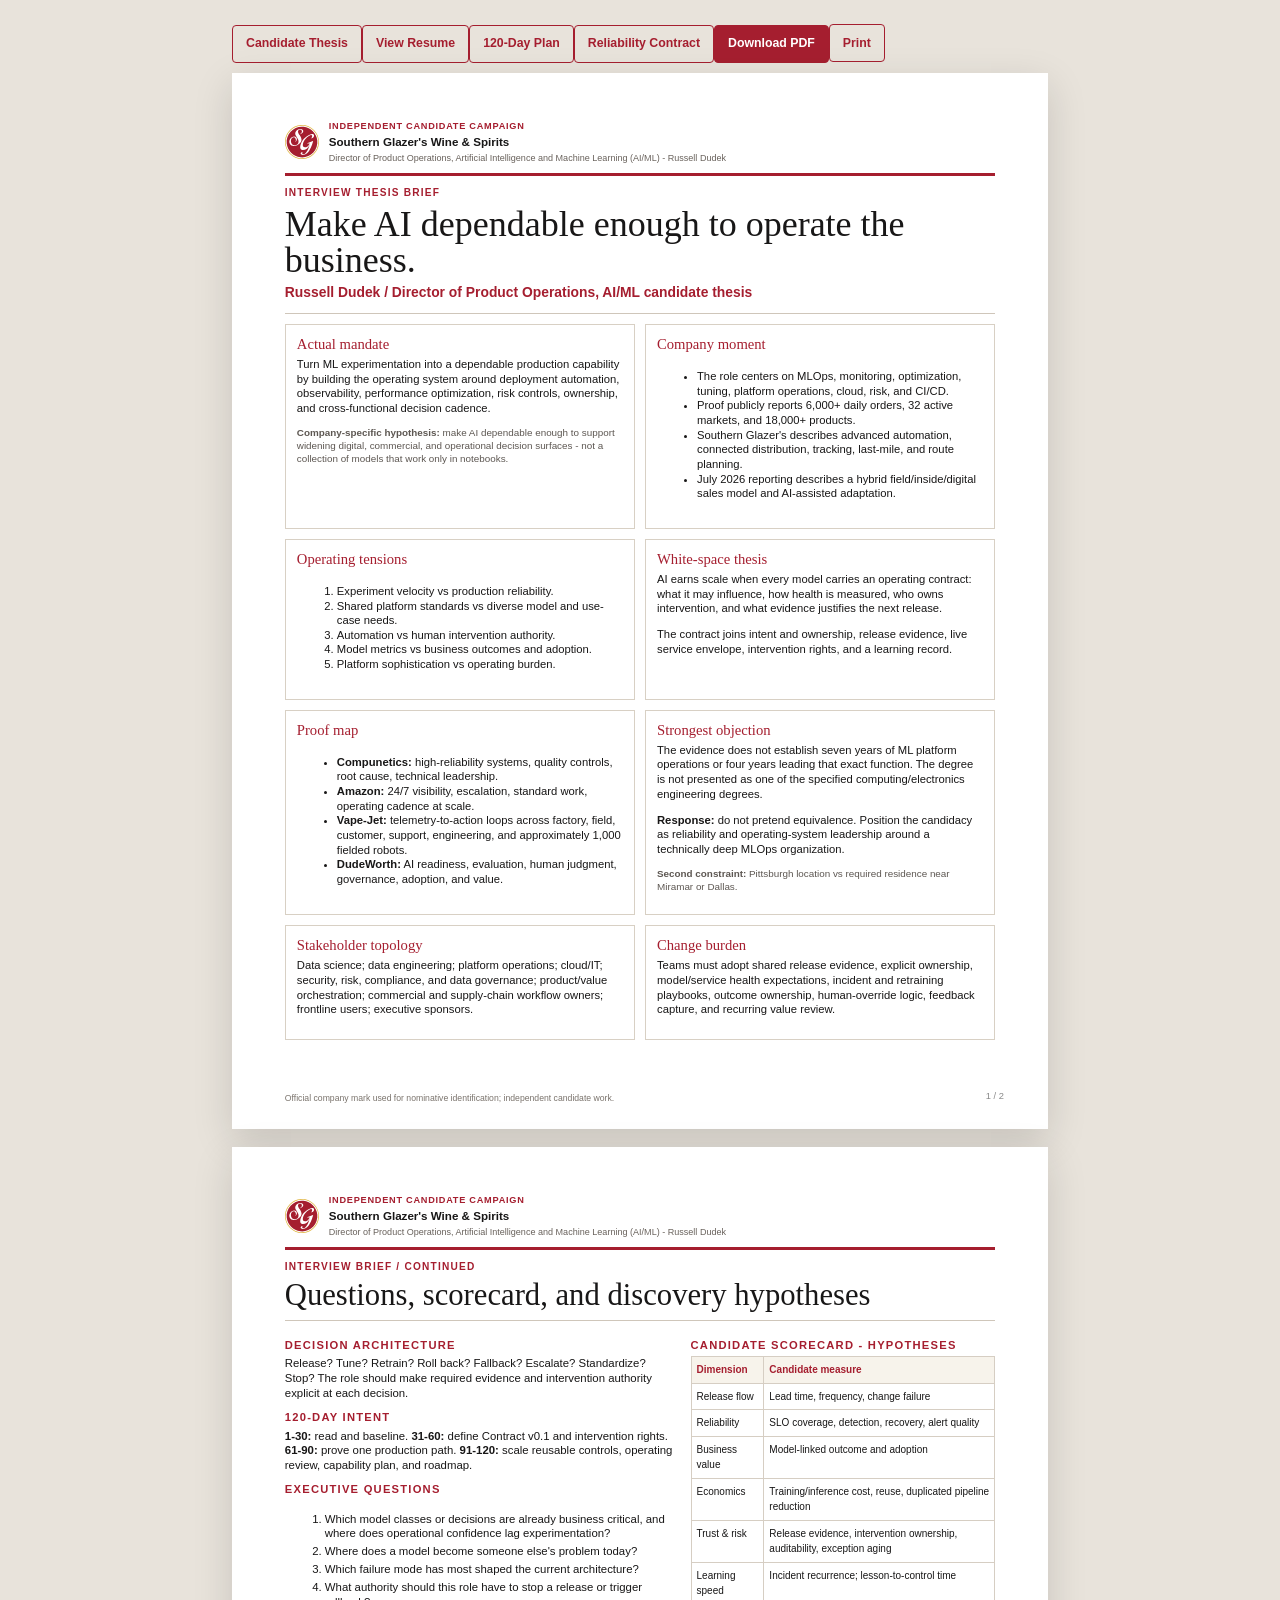
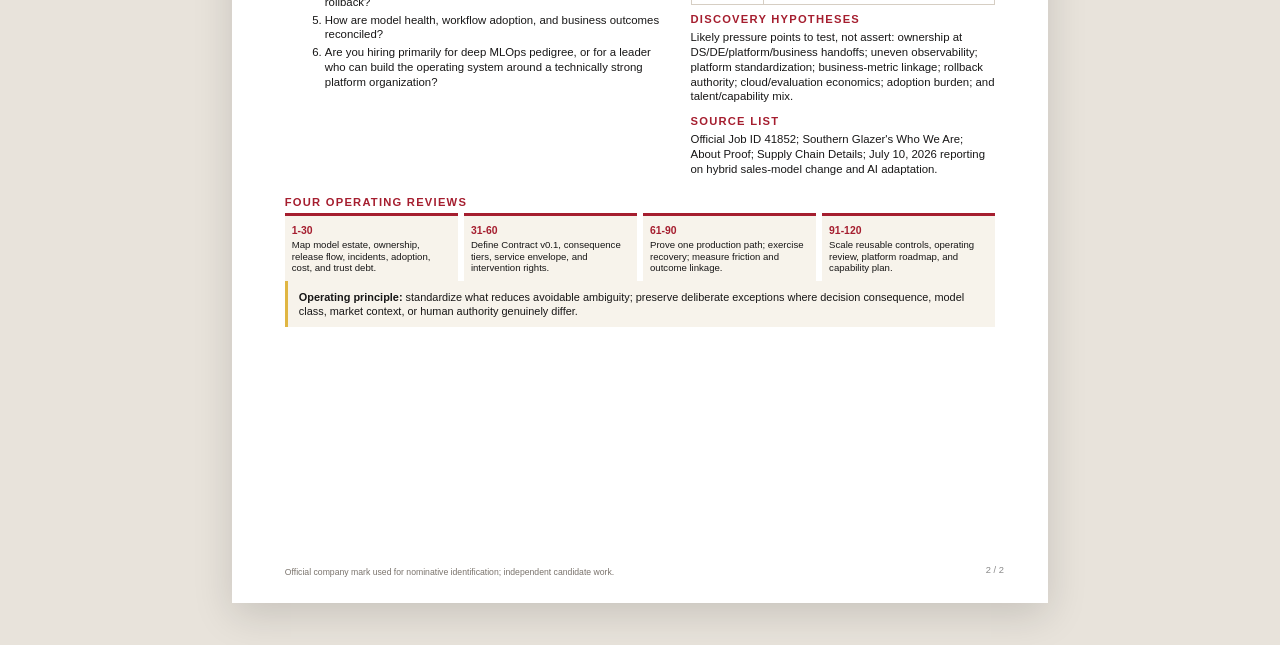
<file: interview-brief.html>
<!DOCTYPE html>

<html lang="en"><head><meta charset="utf-8"/><meta content="width=device-width,initial-scale=1" name="viewport"/><meta content="Independent candidate campaign by Russell Dudek." name="description"/><title>Russell Dudek | Interview Thesis Brief</title><link href="assets/brand/southern-glazers-logo-secondary-mobile.svg" rel="icon" type="image/svg+xml"/><link href="brand-tokens.css" rel="stylesheet"/><link href="styles.css" rel="stylesheet"/><meta content="Southern Glazer's – AI/ML Product Operations" name="roleforge:chat-name"/><meta content="russelldudek/Glazer" name="roleforge:repository"/><meta content="Southern Glazer's Wine &amp; Spirits" name="roleforge:company"/><meta content="Director of Product Operations, Artificial Intelligence and Machine Learning (AI/ML)" name="roleforge:role-title"/><meta content="https://recruiting.southernglazers.com/job/Miramar-Director-of-Product-Operations%2C-Artificial-Intelligence-and-Machine-Learning-%28AIML%29-FL-33027/1404179800/?feedId=369700&amp;utm_source=LILimitedListings&amp;utm_campaign=SWS_LinkedIn" name="roleforge:job-url"/><meta content="US Letter" name="roleforge:page-size"/></head><body class="doc-body"><a class="skip-link screen-only" href="#brief-document">Skip to brief</a><div aria-label="Document actions" class="doc-nav screen-only"><a class="button alt" href="index.html">Candidate Thesis</a><a class="button alt" href="resume.html">View Resume</a><a class="button alt" href="120-day-plan.html">120-Day Plan</a><a class="button alt" href="reliability-contract.html">Reliability Contract</a><a class="button" download="" href="docs/Russell-Dudek-SGWS-AIML-Interview-Brief.pdf">Download PDF</a><button class="button alt" onclick="window.print()" type="button">Print</button></div><main id="brief-document"><section class="paper-page"><div class="doc-brand"><img alt="Southern Glazer's Wine &amp; Spirits official compact logo" src="assets/brand/southern-glazers-logo-secondary-mobile.svg"/><div><span>Independent candidate campaign</span><b>Southern Glazer's Wine &amp; Spirits</b><small>Director of Product Operations, Artificial Intelligence and Machine Learning (AI/ML) - Russell Dudek</small></div></div><div class="doc-kicker">Interview thesis brief</div><div class="doc-name">Make AI dependable enough to operate the business.</div><div class="doc-title">Russell Dudek / Director of Product Operations, AI/ML candidate thesis</div><hr class="doc-rule"/><div class="brief-grid"><div class="brief-box"><h3>Actual mandate</h3><p>Turn ML experimentation into a dependable production capability by building the operating system around deployment automation, observability, performance optimization, risk controls, ownership, and cross-functional decision cadence.</p><p class="small"><b>Company-specific hypothesis:</b> make AI dependable enough to support widening digital, commercial, and operational decision surfaces - not a collection of models that work only in notebooks.</p></div><div class="brief-box"><h3>Company moment</h3><ul><li>The role centers on MLOps, monitoring, optimization, tuning, platform operations, cloud, risk, and CI/CD.</li><li>Proof publicly reports 6,000+ daily orders, 32 active markets, and 18,000+ products.</li><li>Southern Glazer's describes advanced automation, connected distribution, tracking, last-mile, and route planning.</li><li>July 2026 reporting describes a hybrid field/inside/digital sales model and AI-assisted adaptation.</li></ul></div><div class="brief-box"><h3>Operating tensions</h3><ol><li>Experiment velocity vs production reliability.</li><li>Shared platform standards vs diverse model and use-case needs.</li><li>Automation vs human intervention authority.</li><li>Model metrics vs business outcomes and adoption.</li><li>Platform sophistication vs operating burden.</li></ol></div><div class="brief-box"><h3>White-space thesis</h3><p>AI earns scale when every model carries an operating contract: what it may influence, how health is measured, who owns intervention, and what evidence justifies the next release.</p><p>The contract joins intent and ownership, release evidence, live service envelope, intervention rights, and a learning record.</p></div><div class="brief-box"><h3>Proof map</h3><ul><li><b>Compunetics:</b> high-reliability systems, quality controls, root cause, technical leadership.</li><li><b>Amazon:</b> 24/7 visibility, escalation, standard work, operating cadence at scale.</li><li><b>Vape-Jet:</b> telemetry-to-action loops across factory, field, customer, support, engineering, and approximately 1,000 fielded robots.</li><li><b>DudeWorth:</b> AI readiness, evaluation, human judgment, governance, adoption, and value.</li></ul></div><div class="brief-box"><h3>Strongest objection</h3><p>The evidence does not establish seven years of ML platform operations or four years leading that exact function. The degree is not presented as one of the specified computing/electronics engineering degrees.</p><p><b>Response:</b> do not pretend equivalence. Position the candidacy as reliability and operating-system leadership around a technically deep MLOps organization.</p><p class="small"><b>Second constraint:</b> Pittsburgh location vs required residence near Miramar or Dallas.</p></div><div class="brief-box"><h3>Stakeholder topology</h3><p>Data science; data engineering; platform operations; cloud/IT; security, risk, compliance, and data governance; product/value orchestration; commercial and supply-chain workflow owners; frontline users; executive sponsors.</p></div><div class="brief-box"><h3>Change burden</h3><p>Teams must adopt shared release evidence, explicit ownership, model/service health expectations, incident and retraining playbooks, outcome ownership, human-override logic, feedback capture, and recurring value review.</p></div></div><div class="brand-note">Official company mark used for nominative identification; independent candidate work.</div><div class="page-number">1 / 2</div></section><section class="paper-page"><div class="doc-brand"><img alt="Southern Glazer's Wine &amp; Spirits official compact logo" src="assets/brand/southern-glazers-logo-secondary-mobile.svg"/><div><span>Independent candidate campaign</span><b>Southern Glazer's Wine &amp; Spirits</b><small>Director of Product Operations, Artificial Intelligence and Machine Learning (AI/ML) - Russell Dudek</small></div></div><div class="doc-kicker">Interview brief / continued</div><div class="doc-name" style="font-size:23pt">Questions, scorecard, and discovery hypotheses</div><hr class="doc-rule"/><div class="doc-cols"><div><div class="doc-section"><h2>Decision architecture</h2><p>Release? Tune? Retrain? Roll back? Fallback? Escalate? Standardize? Stop? The role should make required evidence and intervention authority explicit at each decision.</p></div><div class="doc-section"><h2>120-day intent</h2><p><b>1-30:</b> read and baseline. <b>31-60:</b> define Contract v0.1 and intervention rights. <b>61-90:</b> prove one production path. <b>91-120:</b> scale reusable controls, operating review, capability plan, and roadmap.</p></div><div class="doc-section"><h2>Executive questions</h2><ol><li>Which model classes or decisions are already business critical, and where does operational confidence lag experimentation?</li><li>Where does a model become someone else's problem today?</li><li>Which failure mode has most shaped the current architecture?</li><li>What authority should this role have to stop a release or trigger rollback?</li><li>How are model health, workflow adoption, and business outcomes reconciled?</li><li>Are you hiring primarily for deep MLOps pedigree, or for a leader who can build the operating system around a technically strong platform organization?</li></ol></div></div><div><div class="doc-section"><h2>Candidate scorecard - hypotheses</h2><table class="plan-table"><tr><th>Dimension</th><th>Candidate measure</th></tr><tr><td>Release flow</td><td>Lead time, frequency, change failure</td></tr><tr><td>Reliability</td><td>SLO coverage, detection, recovery, alert quality</td></tr><tr><td>Business value</td><td>Model-linked outcome and adoption</td></tr><tr><td>Economics</td><td>Training/inference cost, reuse, duplicated pipeline reduction</td></tr><tr><td>Trust &amp; risk</td><td>Release evidence, intervention ownership, auditability, exception aging</td></tr><tr><td>Learning speed</td><td>Incident recurrence; lesson-to-control time</td></tr></table></div><div class="doc-section"><h2>Discovery hypotheses</h2><p>Likely pressure points to test, not assert: ownership at DS/DE/platform/business handoffs; uneven observability; platform standardization; business-metric linkage; rollback authority; cloud/evaluation economics; adoption burden; and talent/capability mix.</p></div><div class="doc-section"><h2>Source list</h2><p>Official Job ID 41852; Southern Glazer's Who We Are; About Proof; Supply Chain Details; July 10, 2026 reporting on hybrid sales-model change and AI adaptation.</p></div></div></div><div class="doc-section"><h2>Four operating reviews</h2><div class="phase-strip"><div><b>1-30</b><span>Map model estate, ownership, release flow, incidents, adoption, cost, and trust debt.</span></div><div><b>31-60</b><span>Define Contract v0.1, consequence tiers, service envelope, and intervention rights.</span></div><div><b>61-90</b><span>Prove one production path; exercise recovery; measure friction and outcome linkage.</span></div><div><b>91-120</b><span>Scale reusable controls, operating review, platform roadmap, and capability plan.</span></div></div></div><div class="doc-callout"><b>Operating principle:</b> standardize what reduces avoidable ambiguity; preserve deliberate exceptions where decision consequence, model class, market context, or human authority genuinely differ.</div><div class="brand-note">Official company mark used for nominative identification; independent candidate work.</div><div class="page-number">2 / 2</div></section></main></body></html>
</file>
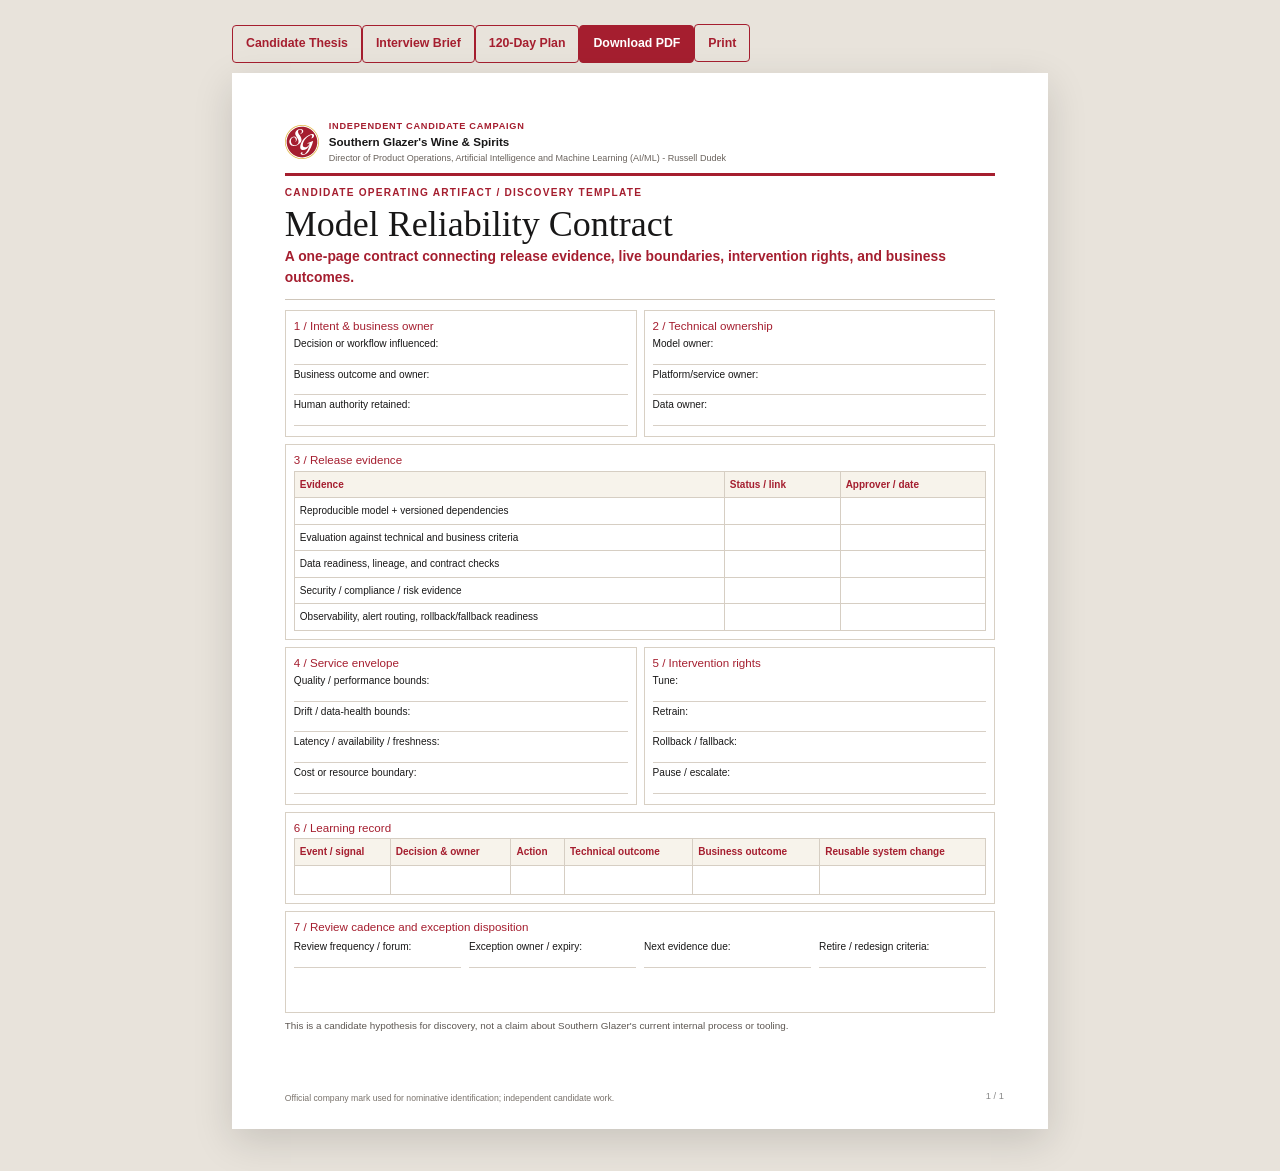
<file: reliability-contract.html>
<!DOCTYPE html>
<html lang="en"><head><meta charset="utf-8"/><meta content="width=device-width,initial-scale=1" name="viewport"/><meta content="Independent candidate campaign by Russell Dudek." name="description"/><title>Model Reliability Contract | Candidate Operating Artifact</title><link href="assets/brand/southern-glazers-logo-secondary-mobile.svg" rel="icon" type="image/svg+xml"/><link href="brand-tokens.css" rel="stylesheet"/><link href="styles.css" rel="stylesheet"/><meta content="Southern Glazer's – AI/ML Product Operations" name="roleforge:chat-name"/><meta content="russelldudek/Glazer" name="roleforge:repository"/><meta content="Southern Glazer's Wine &amp; Spirits" name="roleforge:company"/><meta content="Director of Product Operations, Artificial Intelligence and Machine Learning (AI/ML)" name="roleforge:role-title"/><meta content="https://recruiting.southernglazers.com/job/Miramar-Director-of-Product-Operations%2C-Artificial-Intelligence-and-Machine-Learning-%28AIML%29-FL-33027/1404179800/?feedId=369700&amp;utm_source=LILimitedListings&amp;utm_campaign=SWS_LinkedIn" name="roleforge:job-url"/><meta content="US Letter" name="roleforge:page-size"/></head><body class="doc-body"><a class="skip-link screen-only" href="#contract-document">Skip to contract</a><div aria-label="Document actions" class="doc-nav screen-only"><a class="button alt" href="index.html">Candidate Thesis</a><a class="button alt" href="interview-brief.html">Interview Brief</a><a class="button alt" href="120-day-plan.html">120-Day Plan</a><a class="button" download="" href="docs/Model-Reliability-Contract.pdf">Download PDF</a><button class="button alt" onclick="window.print()" type="button">Print</button></div><main id="contract-document"><section class="paper-page contract-sheet"><div class="doc-brand"><img alt="Southern Glazer's Wine &amp; Spirits official compact logo" src="assets/brand/southern-glazers-logo-secondary-mobile.svg"/><div><span>Independent candidate campaign</span><b>Southern Glazer's Wine &amp; Spirits</b><small>Director of Product Operations, Artificial Intelligence and Machine Learning (AI/ML) - Russell Dudek</small></div></div><div class="doc-kicker">Candidate operating artifact / discovery template</div><div class="doc-name">Model Reliability Contract</div><div class="doc-title">A one-page contract connecting release evidence, live boundaries, intervention rights, and business outcomes.</div><hr class="doc-rule"/><div class="contract-form"><div class="form-box"><h3>1 / Intent &amp; business owner</h3><p>Decision or workflow influenced:</p><div class="form-line"></div><p>Business outcome and owner:</p><div class="form-line"></div><p>Human authority retained:</p><div class="form-line"></div></div><div class="form-box"><h3>2 / Technical ownership</h3><p>Model owner:</p><div class="form-line"></div><p>Platform/service owner:</p><div class="form-line"></div><p>Data owner:</p><div class="form-line"></div></div><div class="form-box full"><h3>3 / Release evidence</h3><table class="event-table"><tr><th>Evidence</th><th>Status / link</th><th>Approver / date</th></tr><tr><td>Reproducible model + versioned dependencies</td><td></td><td></td></tr><tr><td>Evaluation against technical and business criteria</td><td></td><td></td></tr><tr><td>Data readiness, lineage, and contract checks</td><td></td><td></td></tr><tr><td>Security / compliance / risk evidence</td><td></td><td></td></tr><tr><td>Observability, alert routing, rollback/fallback readiness</td><td></td><td></td></tr></table></div><div class="form-box"><h3>4 / Service envelope</h3><p>Quality / performance bounds:</p><div class="form-line"></div><p>Drift / data-health bounds:</p><div class="form-line"></div><p>Latency / availability / freshness:</p><div class="form-line"></div><p>Cost or resource boundary:</p><div class="form-line"></div></div><div class="form-box"><h3>5 / Intervention rights</h3><p>Tune:</p><div class="form-line"></div><p>Retrain:</p><div class="form-line"></div><p>Rollback / fallback:</p><div class="form-line"></div><p>Pause / escalate:</p><div class="form-line"></div></div><div class="form-box full"><h3>6 / Learning record</h3><table class="event-table"><tr><th>Event / signal</th><th>Decision &amp; owner</th><th>Action</th><th>Technical outcome</th><th>Business outcome</th><th>Reusable system change</th></tr><tr><td style="height:29px"></td><td></td><td></td><td></td><td></td><td></td></tr></table></div><div class="form-box full review-box"><h3>7 / Review cadence and exception disposition</h3><div class="review-fields"><div><p>Review frequency / forum:</p><div class="form-line"></div></div><div><p>Exception owner / expiry:</p><div class="form-line"></div></div><div><p>Next evidence due:</p><div class="form-line"></div></div><div><p>Retire / redesign criteria:</p><div class="form-line"></div></div></div></div></div><p class="small" style="margin-top:5px">This is a candidate hypothesis for discovery, not a claim about Southern Glazer's current internal process or tooling.</p><div class="brand-note">Official company mark used for nominative identification; independent candidate work.</div><div class="page-number">1 / 1</div></section></main></body></html>
</file>
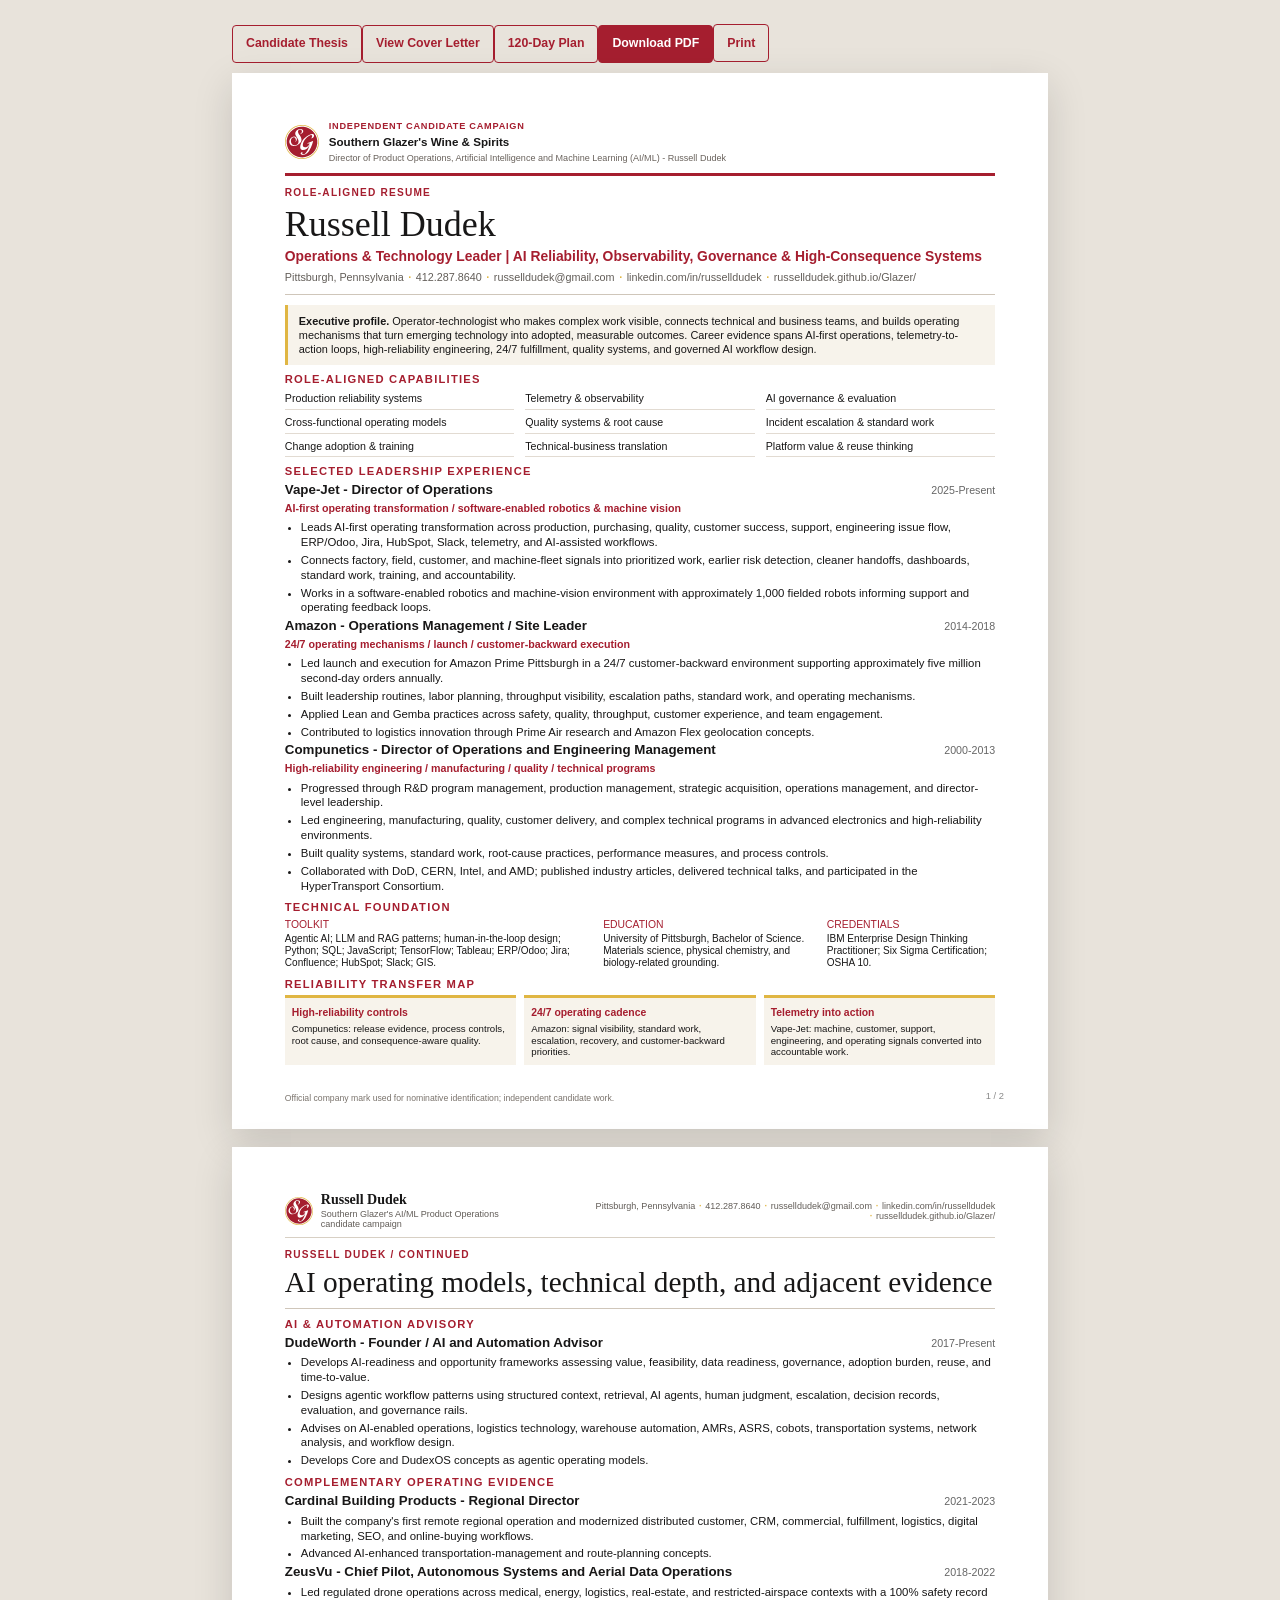
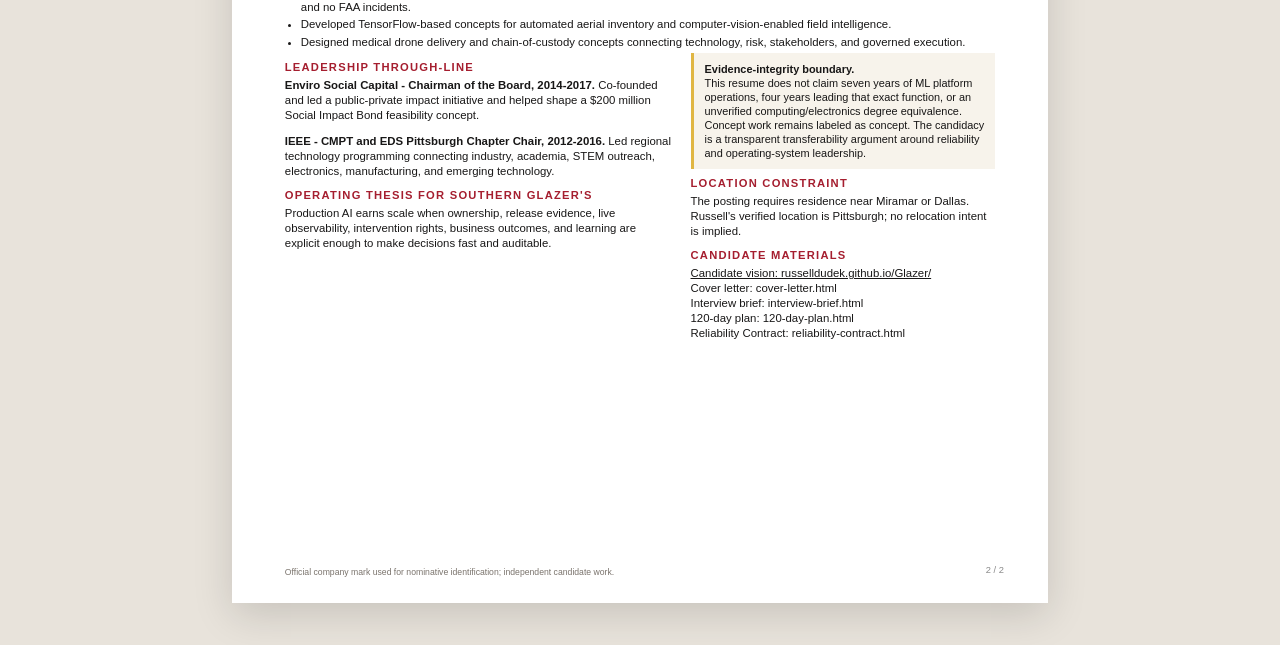
<file: resume.html>
<!DOCTYPE html>
<html lang="en"><head><meta charset="utf-8"/><meta content="width=device-width,initial-scale=1" name="viewport"/><meta content="Independent candidate campaign by Russell Dudek." name="description"/><title>Russell Dudek | Role-Aligned Resume</title><link href="assets/brand/southern-glazers-logo-secondary-mobile.svg" rel="icon" type="image/svg+xml"/><link href="brand-tokens.css" rel="stylesheet"/><link href="styles.css" rel="stylesheet"/><meta content="Southern Glazer's – AI/ML Product Operations" name="roleforge:chat-name"/><meta content="russelldudek/Glazer" name="roleforge:repository"/><meta content="Southern Glazer's Wine &amp; Spirits" name="roleforge:company"/><meta content="Director of Product Operations, Artificial Intelligence and Machine Learning (AI/ML)" name="roleforge:role-title"/><meta content="https://recruiting.southernglazers.com/job/Miramar-Director-of-Product-Operations%2C-Artificial-Intelligence-and-Machine-Learning-%28AIML%29-FL-33027/1404179800/?feedId=369700&amp;utm_source=LILimitedListings&amp;utm_campaign=SWS_LinkedIn" name="roleforge:job-url"/><meta content="US Letter" name="roleforge:page-size"/></head><body class="doc-body"><a class="skip-link screen-only" href="#resume-document">Skip to resume</a><div aria-label="Document actions" class="doc-nav screen-only"><a class="button alt" href="index.html">Candidate Thesis</a><a class="button alt" href="cover-letter.html">View Cover Letter</a><a class="button alt" href="120-day-plan.html">120-Day Plan</a><a class="button" download="" href="docs/Russell-Dudek-SGWS-AIML-Resume.pdf">Download PDF</a><button class="button alt" onclick="window.print()" type="button">Print</button></div><main id="resume-document"><section class="paper-page resume-page-one"><div class="doc-brand"><img alt="Southern Glazer's Wine &amp; Spirits official compact logo" src="assets/brand/southern-glazers-logo-secondary-mobile.svg"/><div><span>Independent candidate campaign</span><b>Southern Glazer's Wine &amp; Spirits</b><small>Director of Product Operations, Artificial Intelligence and Machine Learning (AI/ML) - Russell Dudek</small></div></div><div class="doc-kicker">Role-aligned resume</div><div class="doc-name">Russell Dudek</div><div class="doc-title">Operations &amp; Technology Leader | AI Reliability, Observability, Governance &amp; High-Consequence Systems</div><div class="doc-contact" aria-label="Contact information"><span>Pittsburgh, Pennsylvania</span><a href="tel:+14122878640">412.287.8640</a><a href="mailto:russelldudek@gmail.com">russelldudek@gmail.com</a><a href="https://www.linkedin.com/in/russelldudek">linkedin.com/in/russelldudek</a><a href="https://russelldudek.github.io/Glazer/">russelldudek.github.io/Glazer/</a></div><hr class="doc-rule"/><div class="doc-callout"><b>Executive profile.</b> Operator-technologist who makes complex work visible, connects technical and business teams, and builds operating mechanisms that turn emerging technology into adopted, measurable outcomes. Career evidence spans AI-first operations, telemetry-to-action loops, high-reliability engineering, 24/7 fulfillment, quality systems, and governed AI workflow design.</div><div class="doc-section"><h2>Role-aligned capabilities</h2><div class="cap-grid"><span>Production reliability systems</span><span>Telemetry &amp; observability</span><span>AI governance &amp; evaluation</span><span>Cross-functional operating models</span><span>Quality systems &amp; root cause</span><span>Incident escalation &amp; standard work</span><span>Change adoption &amp; training</span><span>Technical-business translation</span><span>Platform value &amp; reuse thinking</span></div></div><div class="doc-section"><h2>Selected leadership experience</h2><div class="role-head"><h3>Vape-Jet - Director of Operations</h3><span>2025-Present</span></div><div class="role-sub">AI-first operating transformation / software-enabled robotics &amp; machine vision</div><ul><li>Leads AI-first operating transformation across production, purchasing, quality, customer success, support, engineering issue flow, ERP/Odoo, Jira, HubSpot, Slack, telemetry, and AI-assisted workflows.</li><li>Connects factory, field, customer, and machine-fleet signals into prioritized work, earlier risk detection, cleaner handoffs, dashboards, standard work, training, and accountability.</li><li>Works in a software-enabled robotics and machine-vision environment with approximately 1,000 fielded robots informing support and operating feedback loops.</li></ul><div class="role-head"><h3>Amazon - Operations Management / Site Leader</h3><span>2014-2018</span></div><div class="role-sub">24/7 operating mechanisms / launch / customer-backward execution</div><ul><li>Led launch and execution for Amazon Prime Pittsburgh in a 24/7 customer-backward environment supporting approximately five million second-day orders annually.</li><li>Built leadership routines, labor planning, throughput visibility, escalation paths, standard work, and operating mechanisms.</li><li>Applied Lean and Gemba practices across safety, quality, throughput, customer experience, and team engagement.</li><li>Contributed to logistics innovation through Prime Air research and Amazon Flex geolocation concepts.</li></ul><div class="role-head"><h3>Compunetics - Director of Operations and Engineering Management</h3><span>2000-2013</span></div><div class="role-sub">High-reliability engineering / manufacturing / quality / technical programs</div><ul><li>Progressed through R&amp;D program management, production management, strategic acquisition, operations management, and director-level leadership.</li><li>Led engineering, manufacturing, quality, customer delivery, and complex technical programs in advanced electronics and high-reliability environments.</li><li>Built quality systems, standard work, root-cause practices, performance measures, and process controls.</li><li>Collaborated with DoD, CERN, Intel, and AMD; published industry articles, delivered technical talks, and participated in the HyperTransport Consortium.</li></ul></div><div class="doc-section"><h2>Technical foundation</h2><div class="foundation-grid"><div><h3>Toolkit</h3><p>Agentic AI; LLM and RAG patterns; human-in-the-loop design; Python; SQL; JavaScript; TensorFlow; Tableau; ERP/Odoo; Jira; Confluence; HubSpot; Slack; GIS.</p></div><div><h3>Education</h3><p>University of Pittsburgh, Bachelor of Science. Materials science, physical chemistry, and biology-related grounding.</p></div><div><h3>Credentials</h3><p>IBM Enterprise Design Thinking Practitioner; Six Sigma Certification; OSHA 10.</p></div></div></div><div class="doc-section transfer-module"><h2>Reliability transfer map</h2><div class="transfer-grid"><div><b>High-reliability controls</b><span>Compunetics: release evidence, process controls, root cause, and consequence-aware quality.</span></div><div><b>24/7 operating cadence</b><span>Amazon: signal visibility, standard work, escalation, recovery, and customer-backward priorities.</span></div><div><b>Telemetry into action</b><span>Vape-Jet: machine, customer, support, engineering, and operating signals converted into accountable work.</span></div></div></div><div class="brand-note">Official company mark used for nominative identification; independent candidate work.</div><div class="page-number">1 / 2</div></section><section class="paper-page"><div class="doc-continuation-header"><div class="continuation-id"><img alt="Southern Glazer's Wine &amp; Spirits official compact logo" src="assets/brand/southern-glazers-logo-secondary-mobile.svg"/><div><b>Russell Dudek</b><small>Southern Glazer's AI/ML Product Operations candidate campaign</small></div></div><div class="doc-contact" aria-label="Contact information"><span>Pittsburgh, Pennsylvania</span><a href="tel:+14122878640">412.287.8640</a><a href="mailto:russelldudek@gmail.com">russelldudek@gmail.com</a><a href="https://www.linkedin.com/in/russelldudek">linkedin.com/in/russelldudek</a><a href="https://russelldudek.github.io/Glazer/">russelldudek.github.io/Glazer/</a></div></div><div class="doc-kicker">Russell Dudek / continued</div><div class="doc-name" style="font-size:22pt">AI operating models, technical depth, and adjacent evidence</div><hr class="doc-rule"/><div class="doc-section"><h2>AI &amp; automation advisory</h2><div class="role-head"><h3>DudeWorth - Founder / AI and Automation Advisor</h3><span>2017-Present</span></div><ul><li>Develops AI-readiness and opportunity frameworks assessing value, feasibility, data readiness, governance, adoption burden, reuse, and time-to-value.</li><li>Designs agentic workflow patterns using structured context, retrieval, AI agents, human judgment, escalation, decision records, evaluation, and governance rails.</li><li>Advises on AI-enabled operations, logistics technology, warehouse automation, AMRs, ASRS, cobots, transportation systems, network analysis, and workflow design.</li><li>Develops Core and DudexOS concepts as agentic operating models.</li></ul></div><div class="doc-section"><h2>Complementary operating evidence</h2><div class="role-head"><h3>Cardinal Building Products - Regional Director</h3><span>2021-2023</span></div><ul><li>Built the company's first remote regional operation and modernized distributed customer, CRM, commercial, fulfillment, logistics, digital marketing, SEO, and online-buying workflows.</li><li>Advanced AI-enhanced transportation-management and route-planning concepts.</li></ul><div class="role-head"><h3>ZeusVu - Chief Pilot, Autonomous Systems and Aerial Data Operations</h3><span>2018-2022</span></div><ul><li>Led regulated drone operations across medical, energy, logistics, real-estate, and restricted-airspace contexts with a 100% safety record and no FAA incidents.</li><li>Developed TensorFlow-based concepts for automated aerial inventory and computer-vision-enabled field intelligence.</li><li>Designed medical drone delivery and chain-of-custody concepts connecting technology, risk, stakeholders, and governed execution.</li></ul></div><div class="doc-cols"><div><div class="doc-section"><h2>Leadership through-line</h2><p><b>Enviro Social Capital - Chairman of the Board, 2014-2017.</b> Co-founded and led a public-private impact initiative and helped shape a $200 million Social Impact Bond feasibility concept.</p><p><b>IEEE - CMPT and EDS Pittsburgh Chapter Chair, 2012-2016.</b> Led regional technology programming connecting industry, academia, STEM outreach, electronics, manufacturing, and emerging technology.</p></div><div class="doc-section"><h2>Operating thesis for Southern Glazer's</h2><p>Production AI earns scale when ownership, release evidence, live observability, intervention rights, business outcomes, and learning are explicit enough to make decisions fast and auditable.</p></div></div><div><div class="doc-callout"><b>Evidence-integrity boundary.</b><br/>This resume does not claim seven years of ML platform operations, four years leading that exact function, or an unverified computing/electronics degree equivalence. Concept work remains labeled as concept. The candidacy is a transparent transferability argument around reliability and operating-system leadership.</div><div class="doc-section"><h2>Location constraint</h2><p>The posting requires residence near Miramar or Dallas. Russell's verified location is Pittsburgh; no relocation intent is implied.</p></div><div class="doc-section"><h2>Candidate materials</h2><p><a href="https://russelldudek.github.io/Glazer/">Candidate vision: russelldudek.github.io/Glazer/</a><br/>Cover letter: cover-letter.html<br/>Interview brief: interview-brief.html<br/>120-day plan: 120-day-plan.html<br/>Reliability Contract: reliability-contract.html</p></div></div></div><div class="brand-note">Official company mark used for nominative identification; independent candidate work.</div><div class="page-number">2 / 2</div></section></main></body></html>
</file>
<file: brand-tokens.css>
:root {
  --brand-primary: #A51E2F; /* source-sampled from official compact SVG */
  --brand-primary-desktop: #A6192E; /* source-sampled from official desktop SVG */
  --brand-secondary: #E0B643; /* source-sampled from official compact SVG */
  --brand-secondary-desktop: #E1B744; /* source-sampled from official desktop SVG */
  --brand-white: #FFFFFF; /* official logo field */
  --brand-ink: #181717; /* source-aligned accessible neutral */
  --brand-cream: #F7F3EB; /* source-sampled warm editorial field */
  --brand-mist: #EEE9E0; /* candidate-neutral document surface */
  --campaign-accent: #2C746B; /* candidate-original reliability state */
  --campaign-accent-soft: #DCECE8;
  --line: #D8D0C4;
  --muted: #625D58;
  --display-font: Georgia, "Times New Roman", serif;
  --body-font: "Segoe UI", "Trebuchet MS", Arial, sans-serif;
}
</file>
<file: styles.css>
@import url("documents.css");
*{box-sizing:border-box}html{scroll-behavior:smooth}body{margin:0;background:var(--brand-cream);color:var(--brand-ink);font-family:var(--body-font);font-size:16px;line-height:1.55}a{color:inherit}.wrap{width:min(1180px,calc(100% - 44px));margin:auto}.skip-link{position:fixed;left:12px;top:-80px;z-index:999;background:white;border:2px solid var(--brand-primary);padding:10px 14px}.skip-link:focus{top:12px}.sr-only{position:absolute;width:1px;height:1px;overflow:hidden;clip:rect(0,0,0,0)}h1,h2,h3,p{margin-top:0}h1,h2,h3{font-family:var(--display-font)}h1{font-size:clamp(3.6rem,7vw,7rem);line-height:.91;letter-spacing:-.058em;margin-bottom:22px;font-weight:500}h1 em{color:var(--brand-primary);font-style:normal}h2{font-size:clamp(2.2rem,4.3vw,4.55rem);line-height:1;letter-spacing:-.04em;font-weight:500;margin-bottom:18px}h3{font-size:1.45rem;line-height:1.16;font-weight:500}.kicker{font-size:.72rem;letter-spacing:.16em;text-transform:uppercase;font-weight:900;color:var(--brand-primary)}.lede{font-size:clamp(1.08rem,1.7vw,1.34rem);color:#4E4A46}.button{display:inline-flex;align-items:center;justify-content:center;min-height:46px;padding:0 19px;border-radius:4px;border:1px solid var(--brand-primary);background:var(--brand-primary);color:white;text-decoration:none;font-weight:850}.button.alt{background:transparent;color:var(--brand-primary)}.button.gold{background:var(--brand-secondary);border-color:var(--brand-secondary);color:var(--brand-ink)}button:focus-visible,a:focus-visible,summary:focus-visible{outline:3px solid var(--brand-secondary);outline-offset:3px}
.site-header{position:sticky;top:0;z-index:60;background:rgba(255,255,255,.96);border-bottom:1px solid var(--line);backdrop-filter:blur(15px)}.nav-shell{min-height:78px;display:flex;align-items:center;justify-content:space-between;gap:20px}.candidate-id{text-decoration:none}.candidate-id b{display:block;font-family:var(--display-font);font-size:1.15rem}.candidate-id small{display:block;color:var(--muted);font-size:.68rem;text-transform:uppercase;letter-spacing:.09em}.primary-nav{display:flex;align-items:center;gap:18px}.primary-nav a{text-decoration:none;font-size:.82rem;font-weight:800}.primary-nav .nav-cta{background:var(--brand-primary);color:white;padding:9px 14px;border-radius:4px}.nav-toggle{display:none;background:none;border:0;width:44px}.nav-toggle span{display:block;height:2px;background:var(--brand-ink);margin:6px 0}
.company-lockup{display:flex;align-items:center;gap:16px;padding:15px 18px;background:white;border:1px solid var(--line);width:min(100%,690px);margin-bottom:30px}.company-lockup img{width:60px;height:60px;flex:none;object-fit:contain}.company-lockup span,.company-lockup small{display:block}.company-lockup span{font-size:.68rem;text-transform:uppercase;letter-spacing:.12em;color:var(--brand-primary);font-weight:900}.company-lockup strong{display:block;font-size:1.02rem;line-height:1.25}.company-lockup small{font-size:.75rem;color:var(--muted);margin-top:3px}.company-lockup.compact{padding:7px 10px;margin:0}.company-lockup.compact img{width:34px;height:34px}.company-lockup.compact strong{font-size:.82rem}.company-lockup.compact small{font-size:.64rem}
.hero{position:relative;overflow:hidden;padding:76px 0 92px;background:linear-gradient(90deg,#fff 0 58%,var(--brand-cream) 58%)}.hero:after{content:"";position:absolute;right:-110px;bottom:-170px;width:520px;height:520px;border:1px solid rgba(165,30,47,.13);border-radius:50%;box-shadow:0 0 0 52px rgba(224,182,67,.08),0 0 0 104px rgba(165,30,47,.04)}.hero-grid{position:relative;z-index:2;display:grid;grid-template-columns:1.02fr .98fr;gap:48px;align-items:center}.hero-copy{padding-top:6px}.hero-copy .lede{max-width:720px}.hero-note{margin:26px 0;padding:18px 20px;border-left:5px solid var(--brand-secondary);background:white;box-shadow:0 16px 40px rgba(35,22,17,.08)}.hero-actions{display:flex;gap:10px;flex-wrap:wrap}
.interlock{position:relative;background:var(--brand-ink);color:white;border-top:8px solid var(--brand-primary);padding:24px;border-radius:2px;box-shadow:0 28px 75px rgba(24,23,23,.2)}.interlock-head{display:flex;justify-content:space-between;gap:18px}.interlock-head h2{font-size:2.15rem;color:white}.system-status{font-size:.68rem;text-transform:uppercase;letter-spacing:.09em;display:flex;align-items:center;gap:8px}.status-dot{width:10px;height:10px;border-radius:50%;background:var(--campaign-accent)}.interlock-stage{height:390px;position:relative;margin:10px 0}.gate{position:absolute;width:43%;padding:12px 14px;border:1px solid rgba(255,255,255,.22);background:#282524}.gate span{font-size:.62rem;color:var(--brand-secondary);font-weight:900}.gate b,.gate small{display:block}.gate small{font-size:.68rem;color:#CFC8C3}.g1{top:0;left:0}.g2{top:0;right:0}.g3{bottom:0;left:0}.g4{bottom:0;right:0}.signal-track:before{content:"";position:absolute;left:11%;right:11%;top:50%;height:2px;background:linear-gradient(90deg,var(--brand-secondary),var(--brand-primary),var(--campaign-accent))}.flow-pulse{position:absolute;top:calc(50% - 5px);left:11%;width:10px;height:10px;border-radius:50%;background:white;animation:flow 4.2s linear infinite}.flow-pulse.p2{animation-delay:2.1s}.model-core{position:absolute;left:50%;top:50%;transform:translate(-50%,-50%);width:190px;height:190px;border-radius:50%;display:grid;place-content:center;text-align:center;background:radial-gradient(circle at 35% 25%,#4F4743,#171514);border:8px solid rgba(224,182,67,.38);box-shadow:0 0 0 16px rgba(255,255,255,.04);box-sizing:border-box;padding:0 14px;overflow:hidden;z-index:2}.model-core span{font-size:.6rem;letter-spacing:.12em}.model-core b{font-family:var(--display-font);font-size:clamp(1.18rem,2.1vw,1.55rem);line-height:.98;letter-spacing:-.035em;white-space:nowrap}.model-core small{font-size:.67rem;line-height:1.35;padding:0 8px}.interlock-sequence{display:grid;grid-template-columns:repeat(4,1fr);gap:6px}.sequence-step{border:1px solid rgba(255,255,255,.25);background:transparent;color:white;padding:9px 5px;cursor:pointer;font-weight:750}.sequence-step span{display:block;color:var(--brand-secondary);font-size:.64rem}.sequence-step.active{background:var(--brand-primary);border-color:var(--brand-primary)}.interlock-caption{font-size:.78rem;color:#D4CECA;margin:14px 0 0}@keyframes flow{0%{transform:translateX(0);opacity:0}10%{opacity:1}90%{opacity:1}100%{transform:translateX(335px);opacity:0}}body[data-system-state="hold"] .model-core{border-color:var(--brand-primary);animation:corePulse 1.4s ease-in-out infinite}body[data-system-state="recover"] .model-core{border-color:var(--campaign-accent)}@keyframes corePulse{50%{transform:translate(-50%,-50%) scale(1.04)}}
section{padding:84px 0}.two-col{display:grid;grid-template-columns:.9fr 1.1fr;gap:54px}.moment{background:white}.signal-list{border-left:1px solid var(--line)}.signal-list article{position:relative;padding:0 0 24px 30px}.signal-list article:before{content:"";position:absolute;left:-6px;top:5px;width:11px;height:11px;border-radius:50%;background:var(--brand-secondary)}.signal-list span{font-size:.66rem;color:var(--brand-primary);font-weight:900;letter-spacing:.12em}.signal-list b{display:block;font-size:1.16rem}.signal-list p{color:var(--muted);font-size:.92rem}.boundary{font-size:.82rem;color:var(--muted);border-top:1px solid var(--line);padding-top:14px}.mandate{background:var(--brand-primary);color:white}.mandate-grid{display:grid;grid-template-columns:.55fr auto 1.45fr;gap:30px;align-items:center}.mandate-grid span{color:#FFE29A;font-size:.68rem;text-transform:uppercase;font-weight:900;letter-spacing:.1em}.mandate-grid>div:first-child b{display:block;font-size:1.3rem}.mandate-grid i{font-size:3rem;color:var(--brand-secondary)}.mandate-grid h2{color:white;font-size:clamp(2rem,3.6vw,3.75rem)}.tension-row{display:grid;grid-template-columns:repeat(4,1fr);border:1px solid rgba(255,255,255,.22);margin-top:40px}.tension-row div{padding:18px;border-right:1px solid rgba(255,255,255,.22)}.tension-row small{display:block;color:#F0DADA}.contract{background:var(--brand-mist)}.section-head{max-width:880px;margin-bottom:34px}.contract-grid{display:grid;grid-template-columns:310px 1fr;background:white;border:1px solid var(--line);box-shadow:0 22px 65px rgba(34,25,20,.11)}.scenario-rail{background:#E7E0D5;padding:12px}.scenario{width:100%;text-align:left;padding:16px;border:0;background:transparent;cursor:pointer}.scenario span,.scenario b,.scenario small{display:block}.scenario span{font-size:.64rem;color:var(--brand-primary)}.scenario b{font-size:1rem}.scenario small{color:var(--muted)}.scenario.active{background:var(--brand-primary);color:white}.scenario.active span,.scenario.active small{color:white}.scenario-panels{padding:34px}.scenario-panel{display:none}.scenario-panel.active{display:block}.scenario-panel dl{display:grid;grid-template-columns:repeat(2,1fr);gap:12px}.scenario-panel dl div{padding:14px;background:var(--brand-cream);border-top:3px solid var(--brand-secondary)}dt{font-size:.65rem;text-transform:uppercase;color:var(--brand-primary);font-weight:900}dd{margin:4px 0 0}.contract-actions{display:flex;gap:14px;align-items:center;margin-top:20px}.decisions{background:white}.decision-path{display:grid;grid-template-columns:repeat(4,1fr);gap:1px;background:var(--line);border:1px solid var(--line)}.decision-path div{background:var(--brand-cream);padding:24px}.decision-path span{font-weight:900;color:var(--brand-primary)}.decision-path b,.decision-path small{display:block}.decision-path b{font-size:1.35rem}.stakeholders{background:#FBF8F2}.stakeholder-map{display:grid;grid-template-columns:repeat(5,1fr);gap:10px;align-items:stretch}.stakeholder-map div{padding:18px;background:white;border-top:4px solid var(--brand-primary)}.stakeholder-map b{display:block}.stakeholder-map small{color:var(--muted)}.scorecard{background:var(--brand-ink);color:white}.score-ribbon{display:grid;grid-template-columns:repeat(6,1fr);border:1px solid rgba(255,255,255,.2)}.score-ribbon div{padding:18px;border-right:1px solid rgba(255,255,255,.2)}.score-ribbon b{display:block;color:#FFE29A}.score-ribbon small{color:#D4CECA}.proof{background:white}.proof-line{border-left:1px solid var(--line)}.proof-line article{position:relative;padding:0 0 25px 30px}.proof-line article:before{content:"";position:absolute;left:-6px;top:5px;width:11px;height:11px;border-radius:50%;background:var(--brand-secondary)}.proof-line span{font-size:.66rem;color:var(--brand-primary);font-weight:900;letter-spacing:.1em}.proof-line b{display:block;font-size:1.17rem}.proof-line p{color:var(--muted);font-size:.92rem}.plan{background:var(--brand-secondary);color:var(--brand-ink)}.plan-grid{display:grid;grid-template-columns:.9fr 1.1fr;gap:48px}.plan ol{margin:0;padding:0;list-style:none;display:grid;grid-template-columns:repeat(2,1fr);gap:12px}.plan li{padding:18px;border:1px solid rgba(24,23,23,.28);background:rgba(255,255,255,.22)}.plan li span,.plan li b{display:block}.plan li span{font-size:.68rem;color:var(--brand-primary);font-weight:900}.objection{background:#FBF8F2}.objection blockquote{font-family:var(--display-font);font-size:1.35rem;border-left:5px solid var(--brand-primary);padding-left:20px;margin:22px 0}.questions{background:white}.questions details{border-bottom:1px solid var(--line);padding:16px 0}.questions summary{font-weight:900;cursor:pointer}.sources{background:var(--brand-mist)}.sources li{margin:9px 0}.final-cta{background:var(--brand-primary);color:white}.final-cta .wrap{display:flex;justify-content:space-between;align-items:center;gap:30px}.final-cta h2{color:white;max-width:720px}.final-cta .button{margin:4px;background:white;border-color:white;color:var(--brand-primary)}footer{padding:30px 0;background:#110F0E;color:white}footer .wrap{display:flex;justify-content:space-between;gap:30px;align-items:flex-start}footer p{font-size:.78rem;color:#D7D0CB;max-width:660px}footer nav{display:flex;gap:15px;flex-wrap:wrap;font-size:.78rem}
@media(max-width:960px){.hero-grid,.two-col,.plan-grid,.mandate-grid{grid-template-columns:1fr}.hero{background:white}.mandate-grid i{transform:rotate(90deg);justify-self:start}.contract-grid{grid-template-columns:1fr}.scenario-rail{display:grid;grid-template-columns:repeat(2,1fr)}.stakeholder-map{grid-template-columns:repeat(2,1fr)}.score-ribbon{grid-template-columns:repeat(3,1fr)}.primary-nav{display:none;position:absolute;left:0;right:0;top:78px;background:white;padding:20px;flex-direction:column;border-bottom:1px solid var(--line)}.primary-nav.open{display:flex}.nav-toggle{display:block}.final-cta .wrap,footer .wrap{flex-direction:column;align-items:flex-start}}
@media(max-width:560px){.wrap{width:min(100% - 28px,1180px)}h1{font-size:3.35rem}.company-lockup{align-items:flex-start}.company-lockup img{width:52px;height:52px}.interlock{padding:16px}.interlock-stage{height:430px}.gate{width:47%}.model-core{width:150px;height:150px}.interlock-sequence{grid-template-columns:repeat(2,1fr)}.scenario-rail,.scenario-panel dl,.tension-row,.decision-path,.stakeholder-map,.score-ribbon,.plan ol{grid-template-columns:1fr}.scenario-panels{padding:22px}.hero-actions,.contract-actions{flex-direction:column;align-items:stretch}.button{width:100%}}
@media(prefers-reduced-motion:reduce){html{scroll-behavior:auto}*,*:before,*:after{animation:none!important;transition:none!important}.flow-pulse{display:none}.model-core{transform:translate(-50%,-50%)!important}}
</file>
